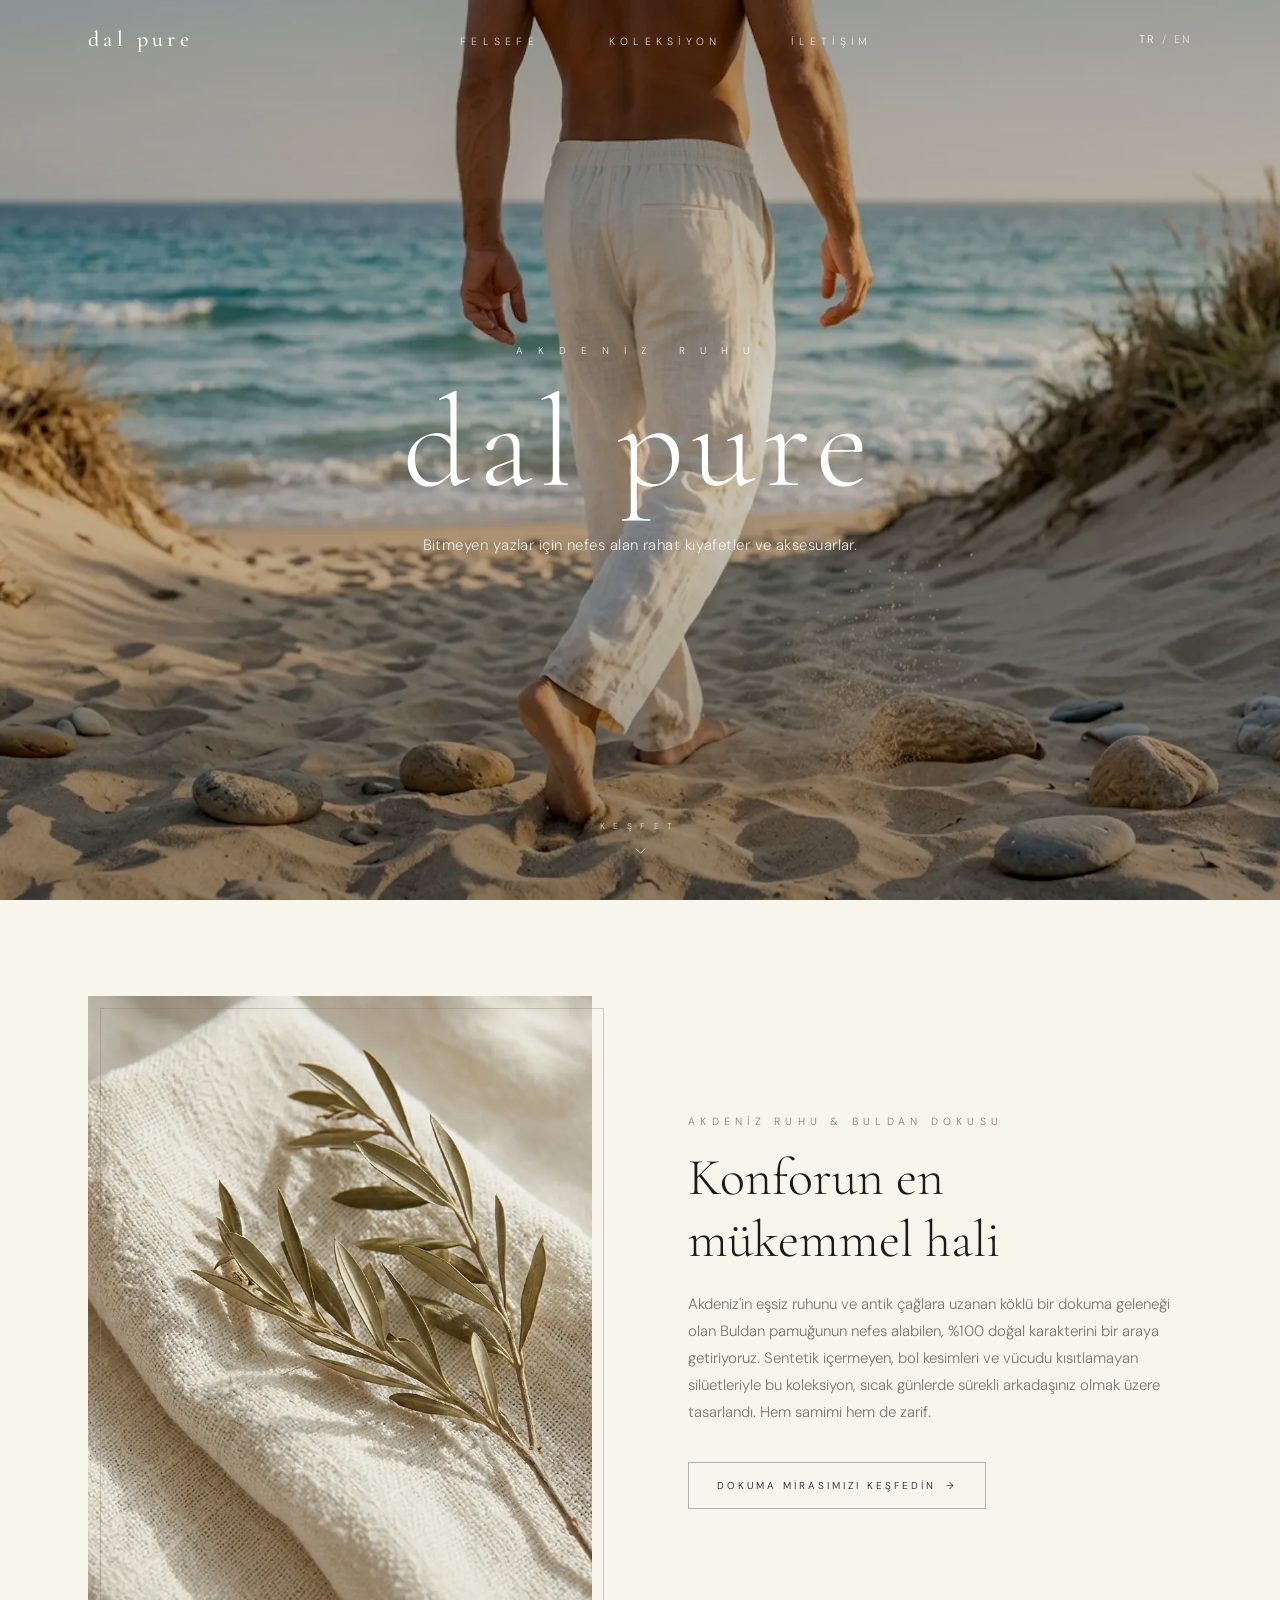
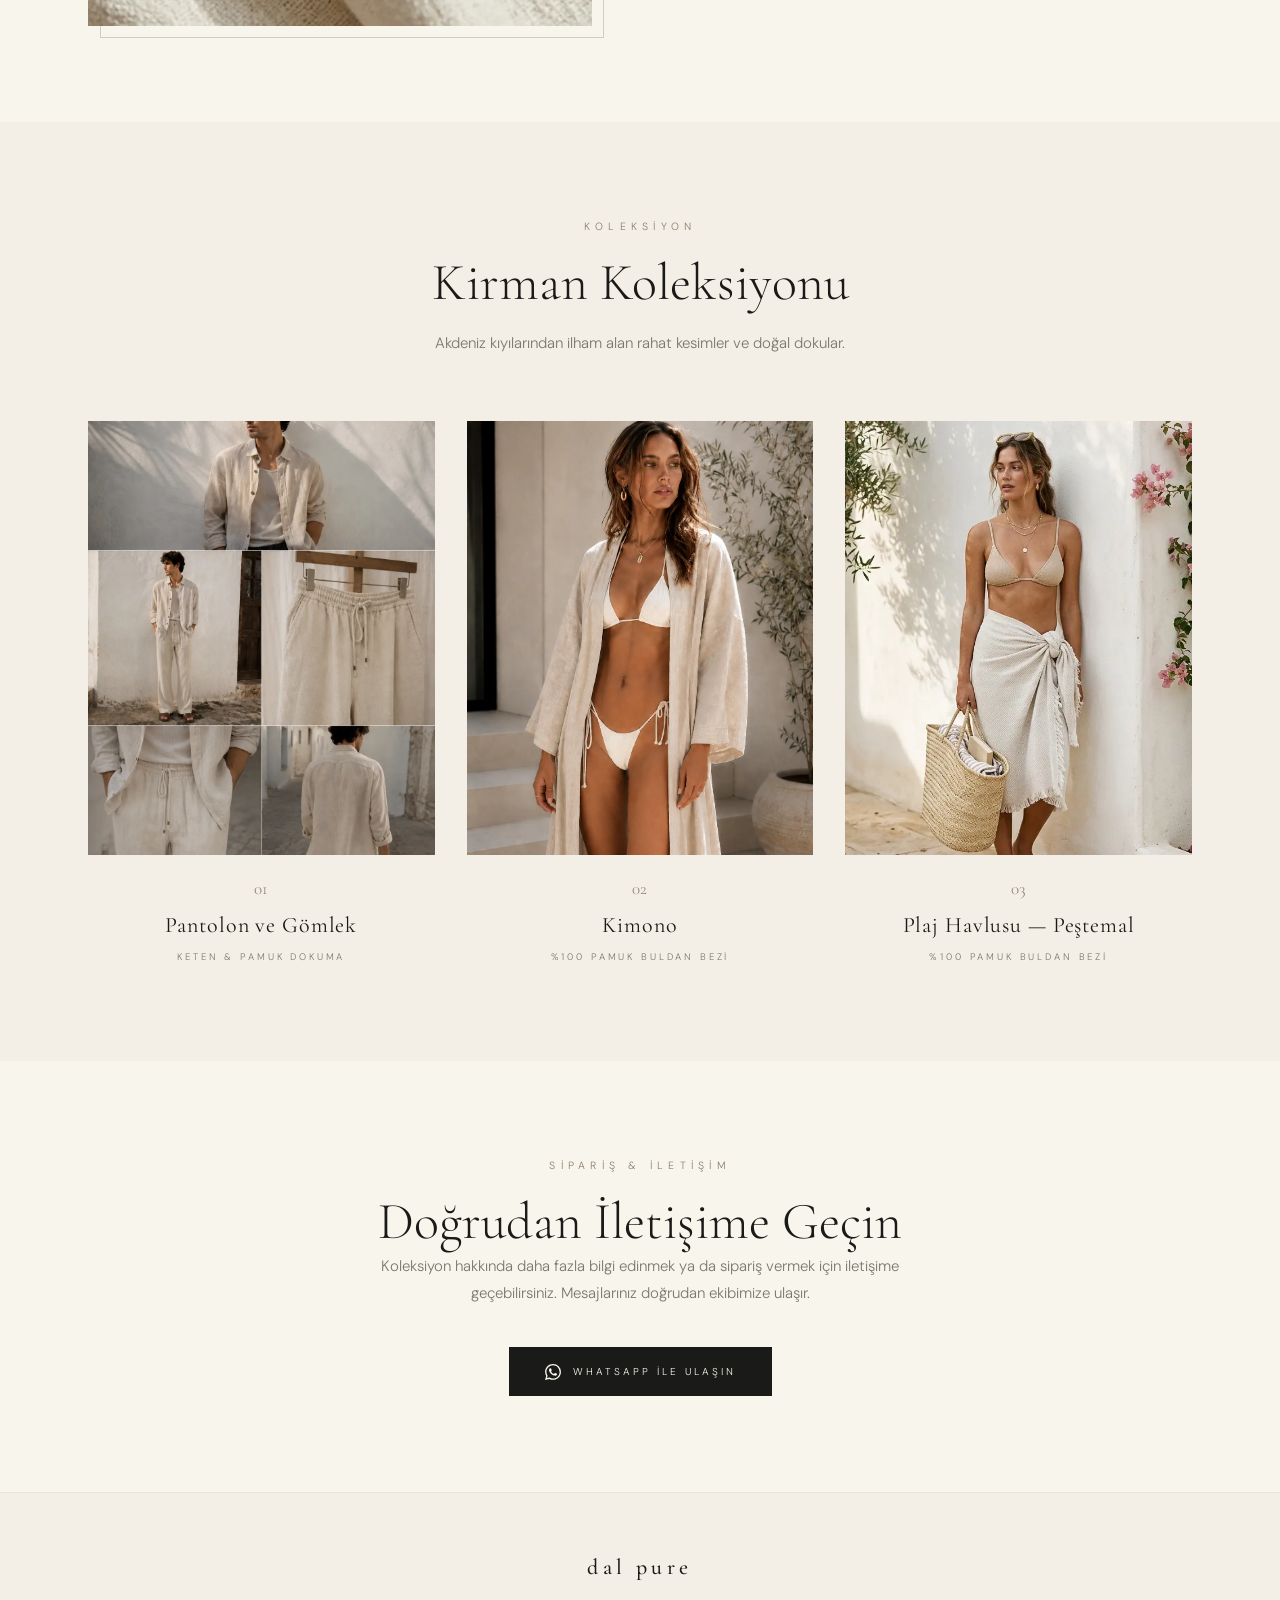
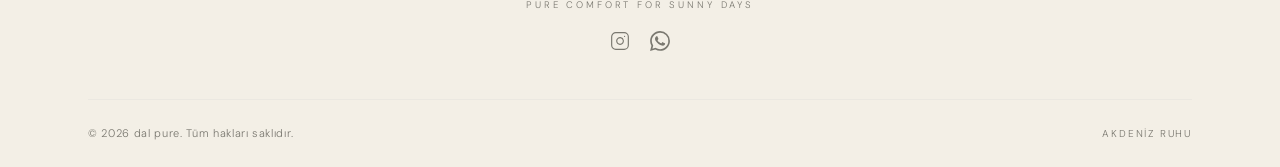
<file: index.html>
<!DOCTYPE html>
<html lang="tr">
<head>
  <meta charset="UTF-8">
  <title>Dal Pure | Akdeniz Ruhu ve Doğal Buldan Dokusu Resortwear</title>

  <meta http-equiv="X-UA-Compatible" content="IE=Edge">
  <meta name="description" content="Dal Pure ile bitmeyen yazlar için nefes alan, %100 doğal Buldan pamuğundan üretilmiş rahat resortwear kıyafetleri ve aksesuarları keşfedin.">
  <meta name="keywords" content="dal pure, resortwear, buldan bezi, müslin gömlek, plaj giyimi, doğal kumaş, peştemal, kimono, akdeniz stili">
  <meta name="viewport" content="width=device-width, initial-scale=1, maximum-scale=1">

  <link rel="canonical" href="https://dalpure.com.tr/">
  <link rel="alternate" hreflang="tr" href="https://dalpure.com.tr/">
  <link rel="alternate" hreflang="en" href="https://dalpure.com.tr/en.html">
  <link rel="alternate" hreflang="x-default" href="https://dalpure.com.tr/">

  <meta property="og:title" content="Dal Pure | Doğal Resortwear">
  <meta property="og:description" content="Bitmeyen yazlar için nefes alan, %100 doğal kıyafetler.">
  <meta property="og:image" content="https://dalpure.com.tr/images/about-image.webp">
  <meta property="og:url" content="https://dalpure.com.tr/">
  <meta property="og:type" content="website">

  <link rel="icon" type="image/png" href="images/favicon.png">

  <!-- Google tag (gtag.js) -->
  <script async src="https://www.googletagmanager.com/gtag/js?id=G-SKEV1TDKE5"></script>
  <script>
    window.dataLayer = window.dataLayer || [];
    function gtag(){dataLayer.push(arguments);}
    gtag('js', new Date());
    gtag('config', 'G-SKEV1TDKE5');
  </script>

  <!-- Google Fonts: Cormorant Garamond (serif) + DM Sans (sans) -->
  <link rel="preconnect" href="https://fonts.googleapis.com">
  <link rel="preconnect" href="https://fonts.gstatic.com" crossorigin>
  <link href="https://fonts.googleapis.com/css2?family=Cormorant+Garamond:ital,wght@0,300;0,400;0,500;1,300;1,400&family=DM+Sans:ital,opsz,wght@0,9..40,200;0,9..40,300;0,9..40,400;1,9..40,300&display=swap" rel="stylesheet">

  <style>
    /* ─── RESET & BASE ─────────────────────────────────────────── */
    *, *::before, *::after { box-sizing: border-box; margin: 0; padding: 0; }

    :root {
      --bg:         rgb(248, 245, 236);
      --fg:         #1a1a18;
      --muted:      #7a7870;
      --accent:     #8a7d6b;
      --border:     #e8e5e0;
      --secondary:  rgb(243, 239, 230);
      --white:      #ffffff;
      --serif:      'Cormorant Garamond', Georgia, serif;
      --sans:       'DM Sans', system-ui, sans-serif;
      --radius:     0;
      --ease-out:   cubic-bezier(0.22, 1, 0.36, 1);
    }

    html { scroll-behavior: smooth; }

    body {
      font-family: var(--sans);
      font-weight: 300;
      background: var(--bg);
      color: var(--fg);
      line-height: 1.7;
      -webkit-font-smoothing: antialiased;
    }

    img { display: block; max-width: 100%; }
    a { color: inherit; text-decoration: none; }

    /* ─── REVEAL ANIMATION ─────────────────────────────────────── */
    .reveal {
      opacity: 0;
      transform: translateY(22px);
      transition: opacity 0.75s var(--ease-out), transform 0.75s var(--ease-out);
    }
    .reveal.is-visible {
      opacity: 1;
      transform: none;
    }
    /* stagger delays */
    .reveal[data-delay="80"]  { transition-delay: 80ms; }
    .reveal[data-delay="160"] { transition-delay: 160ms; }
    .reveal[data-delay="240"] { transition-delay: 240ms; }
    .reveal[data-delay="120"] { transition-delay: 120ms; }
    .reveal[data-delay="360"] { transition-delay: 360ms; }
    .reveal[data-delay="480"] { transition-delay: 480ms; }

    /* ─── HEADER ────────────────────────────────────────────────── */
    #site-header {
      position: fixed;
      inset: 0 0 auto 0;
      z-index: 50;
      height: 64px;
      display: flex;
      align-items: center;
      transition: background 0.5s ease, border-color 0.5s ease, backdrop-filter 0.5s ease;
      border-bottom: 1px solid transparent;
    }
    #site-header.scrolled {
      background: rgba(247, 245, 236, 0.60);
      backdrop-filter: blur(12px);
      -webkit-backdrop-filter: blur(12px);
      border-bottom-color: rgba(232, 229, 224, 0.6);
    }
    .header-inner {
      width: 100%;
      max-width: 1152px;
      margin: 0 auto;
      padding: 0 24px;
      display: flex;
      align-items: center;
      justify-content: space-between;
    }
    .header-logo {
      font-family: var(--serif);
      font-size: 22px;
      font-weight: 500;
      letter-spacing: 0.2em;
      color: #fff;
      transition: color 0.5s ease;
    }
    #site-header.scrolled .header-logo { color: var(--fg); }

    .header-nav {
      display: flex;
      align-items: center;
      gap: 70px;
      list-style: none;
    }
    .header-nav a {
      font-size: 10.5px;
      font-weight: 300;
      letter-spacing: 0.5em;
      text-transform: uppercase;
      color: rgba(255,255,255,0.8);
      transition: color 0.3s ease;
    }
    .header-nav a:hover { color: #fff; }
    #site-header.scrolled .header-nav a { color: var(--muted); }
    #site-header.scrolled .header-nav a:hover { color: var(--fg); }

    .header-lang {
      font-size: 11px;
      font-weight: 300;
      letter-spacing: 0.18em;
      display: flex;
      align-items: center;
      gap: 6px;
    }
    .header-lang .active-lang {
      color: #fff;
      transition: color 0.5s;
    }
    #site-header.scrolled .header-lang .active-lang { color: var(--fg); }
    .header-lang span { color: rgba(255,255,255,0.5); transition: color 0.5s; }
    #site-header.scrolled .header-lang span { color: var(--muted); }
    .header-lang a {
      color: rgba(255,255,255,0.7);
      transition: color 0.3s, opacity 0.3s;
    }
    #site-header.scrolled .header-lang a { color: var(--muted); }
    .header-lang a:hover { opacity: 0.6; }

    /* Mobile menu button */
    .menu-btn {
      display: none;
      background: none;
      border: none;
      cursor: pointer;
      padding: 4px;
      flex-direction: column;
      gap: 5px;
    }
    .menu-btn span {
      display: block;
      width: 22px;
      height: 1px;
      background: #fff;
      transition: background 0.5s, transform 0.3s, opacity 0.3s;
    }
    #site-header.scrolled .menu-btn span { background: var(--fg); }
    .menu-btn.open span:nth-child(1) { transform: translateY(6px) rotate(45deg); }
    .menu-btn.open span:nth-child(2) { opacity: 0; }
    .menu-btn.open span:nth-child(3) { transform: translateY(-6px) rotate(-45deg); }

    /* Mobile drawer */
    .mobile-nav {
      display: none;
      position: fixed;
      inset: 64px 0 0 0;
      background: var(--bg);
      z-index: 49;
      padding: 40px 24px;
      flex-direction: column;
      gap: 32px;
      transform: translateX(100%);
      transition: transform 0.35s var(--ease-out);
    }
    .mobile-nav.open {
      transform: none;
    }
    .mobile-nav a {
      font-size: 13px;
      font-weight: 300;
      letter-spacing: 0.22em;
      text-transform: uppercase;
      color: var(--fg);
      padding-bottom: 12px;
      border-bottom: 1px solid var(--border);
    }
    .mobile-lang {
      display: flex;
      gap: 10px;
      font-size: 11px;
      letter-spacing: 0.18em;
      color: var(--muted);
      margin-top: auto;
    }
    .mobile-lang .active-lang { color: var(--fg); }

    /* ─── HERO ──────────────────────────────────────────────────── */
    #home {
      position: relative;
      height: 100svh;
      min-height: 640px;
      overflow: hidden;
    }
    .hero-bg {
      position: absolute;
      inset: 0;
      width: 100%;
      height: 100%;
      object-fit: cover;
      object-position: center;
    }
    .hero-scrim {
      position: absolute;
      inset: 0;
      background: linear-gradient(to bottom, rgba(0,0,0,0.30) 0%, rgba(0,0,0,0.10) 45%, rgba(0,0,0,0.38) 100%);
    }
    .hero-scrim2 {
      position: absolute;
      inset: 0;
      background: rgba(0,0,0,0.08);
    }
    .hero-content {
      position: relative;
      z-index: 10;
      height: 100%;
      display: flex;
      flex-direction: column;
      align-items: center;
      justify-content: center;
      text-align: center;
      padding: 0 24px;
      color: #fff;
    }
    .hero-eyebrow {
      font-family: var(--sans);
      font-size: 10px;
      font-weight: 300;
      letter-spacing: 1.5em;
      text-transform: uppercase;
      color: rgba(255, 255, 255, 0.85);
      animation: fadeSlideUp 0.9s var(--ease-out) 0.2s both;
    }
    .hero-title {
      font-family: var(--serif);
      font-size: clamp(64px, 12vw, 130px);
      font-weight: 300;
      line-height: 1;
      letter-spacing: 0.06em;
      margin-top: 20px;
      animation: fadeSlideUp 0.9s var(--ease-out) 0.4s both;
    }
    .hero-desc {
      margin-top: 24px;
      max-width: 445px;
      font-size: clamp(13px, 1.5vw, 15px);
      font-weight: 300;
      line-height: 1.7;
      letter-spacing: 0.03em;
      color: rgba(255,255,255,0.85);
      animation: fadeSlideUp 0.9s var(--ease-out) 0.6s both;
    }
    .hero-scroll {
      position: absolute;
      bottom: 40px;
      left: 50%;
      transform: translateX(-50%);
      display: flex;
      flex-direction: column;
      align-items: center;
      gap: 8px;
      color: rgba(255,255,255,0.75);
      transition: color 0.3s;
      animation: fadeSlideUpScroll 0.9s var(--ease-out) 0.9s both;
    }
    .hero-scroll:hover { color: #fff; }
    .hero-scroll-label {
      font-size: 8.5px;
      letter-spacing: 1em;
      text-transform: uppercase;
    }
    .hero-scroll-icon {
      width: 18px;
      height: 18px;
      animation: bounce 2s ease-in-out infinite;
    }

    @keyframes fadeSlideUp {
      from { opacity: 0; transform: translateY(20px); }
      to   { opacity: 1; transform: none; }
    }
    @keyframes fadeSlideUpScroll {
  from { opacity: 0; transform: translate(-50%, 20px); }
  to   { opacity: 1; transform: translate(-50%, 0); }
}
    @keyframes bounce {
      0%, 100% { transform: translateY(0); }
      50%       { transform: translateY(5px); }
    }

    /* ─── SECTION COMMON ────────────────────────────────────────── */
    .section-eyebrow {
      font-family: var(--sans);
      font-size: 10.5px;
      font-weight: 300;
      letter-spacing: 0.5em;
      text-transform: uppercase;
      color: var(--accent);
    }
    .section-title {
      font-family: var(--serif);
      font-size: clamp(34px, 5vw, 52px);
      font-weight: 300;
      line-height: 1.2;
      margin-top: 16px;
    }
    .section-body {
      font-size: 15px;
      font-weight: 300;
      line-height: 1.8;
      color: var(--muted);
      margin-top: 20px;
      max-width: 56ch;
    }

    /* ─── PHILOSOPHY ────────────────────────────────────────────── */
    #about {
      padding: 96px 0;
    }
    .about-inner {
      max-width: 1152px;
      margin: 0 auto;
      padding: 0 24px;
      display: grid;
      grid-template-columns: 1fr 1fr;
      gap: 96px;
      align-items: center;
    }
    .about-image-wrap {
      position: relative;
    }
    .about-image-frame {
      aspect-ratio: 4/5;
      overflow: hidden;
      width: 100%;
    }
    .about-image-frame img {
      width: 100%;
      height: 100%;
      object-fit: cover;
      display: block;
    }
    .about-frame-accent {
      position: absolute;
      bottom: -12px;
      right: -12px;
      width: 100%;
      height: 100%;
      border: 1px solid rgba(138, 125, 107, 0.35);
      pointer-events: none;
    }
    .about-text { }
    .about-btn {
      display: inline-flex;
      align-items: center;
      gap: 10px;
      margin-top: 36px;
      border: 1px solid rgba(26, 26, 24, 0.3);
      padding: 14px 28px;
      font-family: var(--sans);
      font-size: 10px;
      font-weight: 300;
      letter-spacing: 0.3em;
      text-transform: uppercase;
      color: var(--fg);
      transition: background 0.3s ease, border-color 0.3s ease, color 0.3s ease;
    }
    .about-btn:hover {
      background: var(--fg);
      border-color: var(--fg);
      color: var(--bg);
    }
    .about-btn-arrow {
      transition: transform 0.3s ease;
    }
    .about-btn:hover .about-btn-arrow {
      transform: translateX(4px);
    }

    /* ─── COLLECTION ────────────────────────────────────────────── */
    #work {
      background: var(--secondary);
      padding: 96px 0;
    }
    .collection-inner {
      max-width: 1152px;
      margin: 0 auto;
      padding: 0 24px;
    }
    .collection-header {
      text-align: center;
      max-width: 560px;
      margin: 0 auto 64px;
    }
    .collection-grid {
      display: grid;
      grid-template-columns: repeat(3, 1fr);
      gap: 32px 32px;
    }
    .product-card a {
      display: block;
    }
    .product-img-wrap {
      position: relative;
      aspect-ratio: 4/5;
      overflow: hidden;
      background: var(--border);
    }
    .product-img-wrap img {
      width: 100%;
      height: 100%;
      object-fit: cover;
      display: block;
      transition: transform 1.2s var(--ease-out);
    }
    /* Sadece img-top sınıfına sahip görseli yukarı hizalar */
.product-img-wrap img.img-top {
  object-position: top;
}
    .product-card a:hover .product-img-wrap img {
      transform: scale(1.05);
    }
    .product-overlay {
      position: absolute;
      inset: 0;
      background: rgba(26,26,24,0);
      transition: background 0.5s ease;
    }
    .product-card a:hover .product-overlay {
      background: rgba(26,26,24,0.10);
    }
    .product-inquire {
      position: absolute;
      bottom: 16px;
      left: 50%;
      transform: translateX(-50%) translateY(10px);
      white-space: nowrap;
      border: 1px solid rgba(255,255,255,0.7);
      padding: 8px 20px;
      font-size: 8.5px;
      font-weight: 300;
      letter-spacing: 0.3em;
      text-transform: uppercase;
      color: #fff;
      opacity: 0;
      transition: opacity 0.4s ease, transform 0.4s ease;
    }
    .product-card a:hover .product-inquire {
      opacity: 1;
      transform: translateX(-50%) translateY(0);
    }
    .product-info {
      margin-top: 20px;
      text-align: center;
    }
    .product-index {
      font-family: var(--serif);
      font-size: 17px;
      color: var(--accent);
    }
    .product-name {
      font-family: var(--serif);
      font-size: 22px;
      font-weight: 400;
      letter-spacing: 0.04em;
      margin-top: 4px;
    }
    .product-material {
      font-size: 9.5px;
      font-weight: 300;
      letter-spacing: 0.3em;
      text-transform: uppercase;
      color: var(--muted);
      margin-top: 4px;
    }

    /* ─── CONTACT ───────────────────────────────────────────────── */
    #contact {
      padding: 96px 0;
    }
    .contact-inner {
      max-width: 680px;
      margin: 0 auto;
      padding: 0 24px;
      text-align: center;
    }
    .contact-body { margin: 0 auto; }
    .whatsapp-btn {
      display: inline-flex;
      align-items: center;
      gap: 12px;
      margin-top: 40px;
      background: var(--fg);
      padding: 16px 36px;
      font-size: 10px;
      font-weight: 300;
      letter-spacing: 0.3em;
      text-transform: uppercase;
      color: var(--bg);
      transition: opacity 0.3s ease;
    }
    .whatsapp-btn:hover { opacity: 0.8; }
    .whatsapp-btn svg { width: 16px; height: 16px; flex-shrink: 0; }

    /* ─── FOOTER ────────────────────────────────────────────────── */
    #footer {
      border-top: 1px solid var(--border);
      background: var(--secondary);
      padding: 56px 0 24px;
    }
    .footer-inner {
      max-width: 1152px;
      margin: 0 auto;
      padding: 0 24px;
    }
    .footer-brand {
      display: flex;
      flex-direction: column;
      align-items: center;
      gap: 10px;
      text-align: center;
    }
    .footer-logo {
      font-family: var(--serif);
      font-size: 22px;
      font-weight: 500;
      letter-spacing: 0.2em;
      color: var(--fg);
    }
    .footer-tagline {
      font-size: 9.5px;
      font-weight: 300;
      letter-spacing: 0.3em;
      text-transform: uppercase;
      color: var(--muted);
    }
    .footer-social {
      display: flex;
      align-items: center;
      gap: 20px;
      margin-top: 8px;
    }
    .footer-social a {
      color: var(--muted);
      transition: color 0.3s;
    }
    .footer-social a:hover { color: var(--fg); }
    .footer-social svg { width: 20px; height: 20px; }
    .footer-bottom {
      display: flex;
      align-items: center;
      justify-content: space-between;
      margin-top: 40px;
      padding-top: 24px;
      border-top: 1px solid rgba(232,229,224,0.7);
      font-size: 11px;
      font-weight: 300;
      letter-spacing: 0.06em;
      color: var(--muted);
    }
    .footer-bottom-right {
      letter-spacing: 0.18em;
      text-transform: uppercase;
      font-size: 10px;
    }

    /* ─── UTILITIES ─────────────────────────────────────────────── */
    .text-balance { text-wrap: balance; }

    /* ─── RESPONSIVE ────────────────────────────────────────────── */
    @media (max-width: 900px) {
      .about-inner {
        grid-template-columns: 1fr;
        gap: 48px;
      }
      .about-frame-accent { display: none; }
      .about-text { order: 2; }
      .about-image-wrap { order: 1; }
      .collection-grid { grid-template-columns: 1fr 1fr; }
    }

    @media (max-width: 640px) {
      #about, #work, #contact { padding: 64px 0; }
      .collection-grid { grid-template-columns: 1fr; max-width: 400px; margin: 0 auto; }
      .collection-header { margin-bottom: 40px; }
      .header-nav { display: none; }
      .menu-btn { display: flex; }
      .mobile-nav { display: flex; }
      .footer-bottom { flex-direction: column; gap: 12px; text-align: center; }
      #site-header { height: 56px; }
    }

    @media (min-width: 768px) {
      #site-header { height: 80px; }
    }
  </style>
</head>

<body>

  <!-- ─── HEADER ─────────────────────────────────────────────── -->
  <header id="site-header">
    <div class="header-inner">
      <a href="#home" class="header-logo">dal pure</a>

      <nav>
        <ul class="header-nav">
          <li><a href="#about">Felsefe</a></li>
          <li><a href="#work">Koleksiyon</a></li>
          <li><a href="#contact">İletişim</a></li>
        </ul>
      </nav>

      <div class="header-lang">
        <span class="active-lang">TR</span>
        <span aria-hidden="true">/</span>
        <a href="en.html">EN</a>
      </div>

      <!-- Mobile toggle -->
      <button class="menu-btn" id="menuBtn" aria-label="Menüyü aç/kapat">
        <span></span><span></span><span></span>
      </button>
    </div>
  </header>

  <!-- Mobile nav drawer -->
  <nav class="mobile-nav" id="mobileNav">
    <a href="#about"    onclick="closeMobileNav()">Felsefe</a>
    <a href="#work"     onclick="closeMobileNav()">Koleksiyon</a>
    <a href="#contact"  onclick="closeMobileNav()">İletişim</a>
    <div class="mobile-lang">
      <span class="active-lang">TR</span>
      <span>/</span>
      <a href="en.html">EN</a>
    </div>
  </nav>

  <!-- ─── HERO ──────────────────────────────────────────────── -->
  <section id="home">
    <img
      src="images/home-bg.webp"
      alt="Altın ışıkta Akdeniz kıyısında yürüyen, doğal keten resortwear giyen bir adam"
      class="hero-bg"
      onerror="this.style.background='#c8bfb0';this.removeAttribute('src')"
    >
    <div class="hero-scrim"></div>
    <div class="hero-scrim2"></div>

    <div class="hero-content">
      <p class="hero-eyebrow">Akdeniz Ruhu</p>
      <h1 class="hero-title">dal pure</h1>
      <p class="hero-desc">Bitmeyen yazlar için nefes alan rahat kıyafetler ve aksesuarlar.</p>

      <a href="#about" class="hero-scroll" aria-label="Aşağı kaydır">
        <span class="hero-scroll-label">Keşfet</span>
        <svg class="hero-scroll-icon" viewBox="0 0 24 24" fill="none" stroke="currentColor" stroke-width="1.2" stroke-linecap="round" stroke-linejoin="round" aria-hidden="true">
          <polyline points="6 9 12 15 18 9"/>
        </svg>
      </a>
    </div>
  </section>

  <!-- ─── PHILOSOPHY / ABOUT ────────────────────────────────── -->
  <section id="about">
    <div class="about-inner">
      <div class="about-image-wrap reveal">
        <div class="about-image-frame">
          <img src="images/about-image.webp" alt="Üzerinde zeytin dalı olan katlanmış doğal Buldan pamuklu kumaş">
        </div>
        <div class="about-frame-accent" aria-hidden="true"></div>
      </div>

      <div class="about-text">
        <p class="section-eyebrow reveal">Akdeniz Ruhu &amp; Buldan Dokusu</p>
        <h2 class="section-title text-balance reveal" data-delay="80">Konforun en mükemmel hali</h2>
        <p class="section-body reveal" data-delay="160">
          Akdeniz'in eşsiz ruhunu ve antik çağlara uzanan köklü bir dokuma geleneği olan Buldan pamuğunun nefes alabilen, %100 doğal karakterini bir araya getiriyoruz. Sentetik içermeyen, bol kesimleri ve vücudu kısıtlamayan silüetleriyle bu koleksiyon, sıcak günlerde sürekli arkadaşınız olmak üzere tasarlandı. Hem samimi hem de zarif.
        </p>
        <div class="reveal" data-delay="240">
          <a href="heritage.html" class="about-btn">
            Dokuma Mirasımızı Keşfedin
            <span class="about-btn-arrow" aria-hidden="true">&rarr;</span>
          </a>
        </div>
      </div>
    </div>
  </section>

  <!-- ─── COLLECTION / WORK ─────────────────────────────────── -->
  <section id="work">
    <div class="collection-inner">
      <div class="collection-header">
        <p class="section-eyebrow reveal">Koleksiyon</p>
        <h2 class="section-title text-balance reveal" data-delay="80">Kirman Koleksiyonu</h2>
        <p class="section-body reveal" data-delay="160" style="margin: 16px auto 0; max-width: 46ch;">
          Akdeniz kıyılarından ilham alan rahat kesimler ve doğal dokular.
        </p>
      </div>

      <div class="collection-grid">
        <!-- Ürün 1 -->
        <div class="product-card reveal" data-delay="120">
          <a href="https://wa.me/905418734180?text=Merhaba%20dal%20pure%2C%20Pantolon%20ve%20G%C3%B6mlek%20hakk%C4%B1nda%20bilgi%20almak%20istiyorum." target="_blank" rel="noopener noreferrer">
            <div class="product-img-wrap">
              <img src="images/work-2.webp" alt="Dal Pure Müslin Pantolon ve Gömlek Takımı Bej" loading="lazy">
              <div class="product-overlay"></div>
              <span class="product-inquire">Bilgi Al</span>
            </div>
            <div class="product-info">
              <span class="product-index">01</span>
              <h3 class="product-name">Pantolon ve Gömlek</h3>
              <p class="product-material">Keten & Pamuk Dokuma</p>
            </div>
          </a>
        </div>

        <!-- Ürün 2 -->
        <div class="product-card reveal" data-delay="240">
          <a href="https://wa.me/905418734180?text=Merhaba%20dal%20pure%2C%20Kimono%20hakk%C4%B1nda%20bilgi%20almak%20istiyorum." target="_blank" rel="noopener noreferrer">
            <div class="product-img-wrap">
              <img src="images/work-3.webp" class="img-top" alt="Dal Pure Doğal Buldan Bezi Plaj Kimonosu" loading="lazy">
              <div class="product-overlay"></div>
              <span class="product-inquire">Bilgi Al</span>
            </div>
            <div class="product-info">
              <span class="product-index">02</span>
              <h3 class="product-name">Kimono</h3>
              <p class="product-material">%100 Pamuk Buldan Bezi</p>
            </div>
          </a>
        </div>

        <!-- Ürün 3 -->
        <div class="product-card reveal" data-delay="360">
          <a href="https://wa.me/905418734180?text=Merhaba%20dal%20pure%2C%20Plaj%20Havlusu%20-%20Pe%C5%9Ftemal%20hakk%C4%B1nda%20bilgi%20almak%20istiyorum." target="_blank" rel="noopener noreferrer">
            <div class="product-img-wrap">
              <img src="images/work-5.webp" alt="Dal Pure Geleneksel Peştemal ve Plaj Havlusu" loading="lazy">
              <div class="product-overlay"></div>
              <span class="product-inquire">Bilgi Al</span>
            </div>
            <div class="product-info">
              <span class="product-index">03</span>
              <h3 class="product-name">Plaj Havlusu — Peştemal</h3>
              <p class="product-material">%100 Pamuk Buldan Bezi</p>
            </div>
          </a>
        </div>
      </div>
    </div>
  </section>

  <!-- ─── CONTACT ───────────────────────────────────────────── -->
  <section id="contact">
    <div class="contact-inner">
      <p class="section-eyebrow reveal">Sipariş &amp; İletişim</p>
      <h2 class="section-title text-balance reveal" data-delay="80">Doğrudan İletişime Geçin</h2>
      <p class="section-body contact-body reveal" data-delay="160">
        Koleksiyon hakkında daha fazla bilgi edinmek ya da sipariş vermek için iletişime geçebilirsiniz. Mesajlarınız doğrudan ekibimize ulaşır.
      </p>
      <div class="reveal" data-delay="240">
        <a href="https://wa.me/905418734180" target="_blank" rel="noopener noreferrer" class="whatsapp-btn">
          <!-- WhatsApp icon -->
          <svg viewBox="0 0 24 24" fill="currentColor" aria-hidden="true">
            <path d="M17.472 14.382c-.297-.149-1.758-.867-2.03-.967-.273-.099-.471-.148-.67.15-.197.297-.767.966-.94 1.164-.173.199-.347.223-.644.075-.297-.15-1.255-.463-2.39-1.475-.883-.788-1.48-1.761-1.653-2.059-.173-.297-.018-.458.13-.606.134-.133.298-.347.446-.52.149-.174.198-.298.298-.497.099-.198.05-.371-.025-.52-.075-.149-.669-1.612-.916-2.207-.242-.579-.487-.5-.669-.51-.173-.008-.371-.01-.57-.01-.198 0-.52.074-.792.372-.272.297-1.04 1.016-1.04 2.479 0 1.462 1.065 2.875 1.213 3.074.149.198 2.096 3.2 5.077 4.487.709.306 1.262.489 1.694.625.712.227 1.36.195 1.871.118.571-.085 1.758-.719 2.006-1.413.248-.694.248-1.289.173-1.413-.074-.124-.272-.198-.57-.347m-5.421 7.403h-.004a9.87 9.87 0 01-5.031-1.378l-.361-.214-3.741.982.998-3.648-.235-.374a9.86 9.86 0 01-1.51-5.26c.001-5.45 4.436-9.884 9.888-9.884 2.64 0 5.122 1.03 6.988 2.898a9.825 9.825 0 012.893 6.994c-.003 5.45-4.437 9.884-9.885 9.884m8.413-18.297A11.815 11.815 0 0012.05 0C5.495 0 .16 5.335.157 11.892c0 2.096.547 4.142 1.588 5.945L.057 24l6.305-1.654a11.882 11.882 0 005.683 1.448h.005c6.554 0 11.890-5.335 11.893-11.893a11.821 11.821 0 00-3.48-8.413z"/>
          </svg>
          WhatsApp ile Ulaşın
        </a>
      </div>
    </div>
  </section>

  <!-- ─── FOOTER ────────────────────────────────────────────── -->
  <footer id="footer">
    <div class="footer-inner">
      <div class="footer-brand">
        <a href="#home" class="footer-logo">dal pure</a>
        <p class="footer-tagline">Pure comfort for sunny days</p>
        <div class="footer-social">
          <!-- Instagram -->
          <a href="https://instagram.com/dal.pure" target="_blank" rel="noopener noreferrer" aria-label="dal pure Instagram">
            <svg viewBox="0 0 24 24" fill="none" stroke="currentColor" stroke-width="1.4" stroke-linecap="round" stroke-linejoin="round" aria-hidden="true">
              <rect x="2" y="2" width="20" height="20" rx="5" ry="5"/>
              <path d="M16 11.37A4 4 0 1 1 12.63 8 4 4 0 0 1 16 11.37z"/>
              <line x1="17.5" y1="6.5" x2="17.51" y2="6.5"/>
            </svg>
          </a>
          <!-- WhatsApp -->
          <a href="https://wa.me/905418734180" target="_blank" rel="noopener noreferrer" aria-label="dal pure WhatsApp">
            <svg viewBox="0 0 24 24" fill="currentColor" aria-hidden="true">
              <path d="M17.472 14.382c-.297-.149-1.758-.867-2.03-.967-.273-.099-.471-.148-.67.15-.197.297-.767.966-.94 1.164-.173.199-.347.223-.644.075-.297-.15-1.255-.463-2.39-1.475-.883-.788-1.48-1.761-1.653-2.059-.173-.297-.018-.458.13-.606.134-.133.298-.347.446-.52.149-.174.198-.298.298-.497.099-.198.05-.371-.025-.52-.075-.149-.669-1.612-.916-2.207-.242-.579-.487-.5-.669-.51-.173-.008-.371-.01-.57-.01-.198 0-.52.074-.792.372-.272.297-1.04 1.016-1.04 2.479 0 1.462 1.065 2.875 1.213 3.074.149.198 2.096 3.2 5.077 4.487.709.306 1.262.489 1.694.625.712.227 1.36.195 1.871.118.571-.085 1.758-.719 2.006-1.413.248-.694.248-1.289.173-1.413-.074-.124-.272-.198-.57-.347m-5.421 7.403h-.004a9.87 9.87 0 01-5.031-1.378l-.361-.214-3.741.982.998-3.648-.235-.374a9.86 9.86 0 01-1.51-5.26c.001-5.45 4.436-9.884 9.888-9.884 2.64 0 5.122 1.03 6.988 2.898a9.825 9.825 0 012.893 6.994c-.003 5.45-4.437 9.884-9.885 9.884m8.413-18.297A11.815 11.815 0 0012.05 0C5.495 0 .16 5.335.157 11.892c0 2.096.547 4.142 1.588 5.945L.057 24l6.305-1.654a11.882 11.882 0 005.683 1.448h.005c6.554 0 11.890-5.335 11.893-11.893a11.821 11.821 0 00-3.48-8.413z"/>
            </svg>
          </a>
        </div>
      </div>

      <div class="footer-bottom">
        <p>&copy; <span id="footerYear"></span> dal pure. Tüm hakları saklıdır.</p>
        <p class="footer-bottom-right">Akdeniz Ruhu</p>
      </div>
    </div>
  </footer>

  <!-- ─── SCRIPTS ───────────────────────────────────────────── -->
  <script>
    // ── Yıl ──────────────────────────────────────────────────
    document.getElementById('footerYear').textContent = new Date().getFullYear();

    // ── Sticky header ────────────────────────────────────────
    const header = document.getElementById('site-header');
    function onScroll() {
      header.classList.toggle('scrolled', window.scrollY > 40);
    }
    onScroll();
    window.addEventListener('scroll', onScroll, { passive: true });

    // ── Mobile menu ──────────────────────────────────────────
    const menuBtn   = document.getElementById('menuBtn');
    const mobileNav = document.getElementById('mobileNav');

    menuBtn.addEventListener('click', () => {
      const open = mobileNav.classList.toggle('open');
      menuBtn.classList.toggle('open', open);
      document.body.style.overflow = open ? 'hidden' : '';
    });

    function closeMobileNav() {
      mobileNav.classList.remove('open');
      menuBtn.classList.remove('open');
      document.body.style.overflow = '';
    }

    // ── Reveal on scroll (IntersectionObserver) ──────────────
    const revealEls = document.querySelectorAll('.reveal');
    const revealObserver = new IntersectionObserver((entries) => {
      entries.forEach(entry => {
        if (entry.isIntersecting) {
          entry.target.classList.add('is-visible'); // Gecikmeyi zaten CSS hallediyor
      revealObserver.unobserve(entry.target);
    }
  });
}, { threshold: 0.12, rootMargin: '0px 0px -8% 0px' });

    revealEls.forEach(el => revealObserver.observe(el));

    // ── Smooth scroll for anchor links ───────────────────────
    document.querySelectorAll('a[href^="#"]').forEach(a => {
      a.addEventListener('click', e => {
        const id = a.getAttribute('href').slice(1);
        const target = document.getElementById(id);
        if (!target) return;
        e.preventDefault();
        target.scrollIntoView({ behavior: 'smooth', block: 'start' });
      });
    });
  </script>

</body>
</html>
</file>
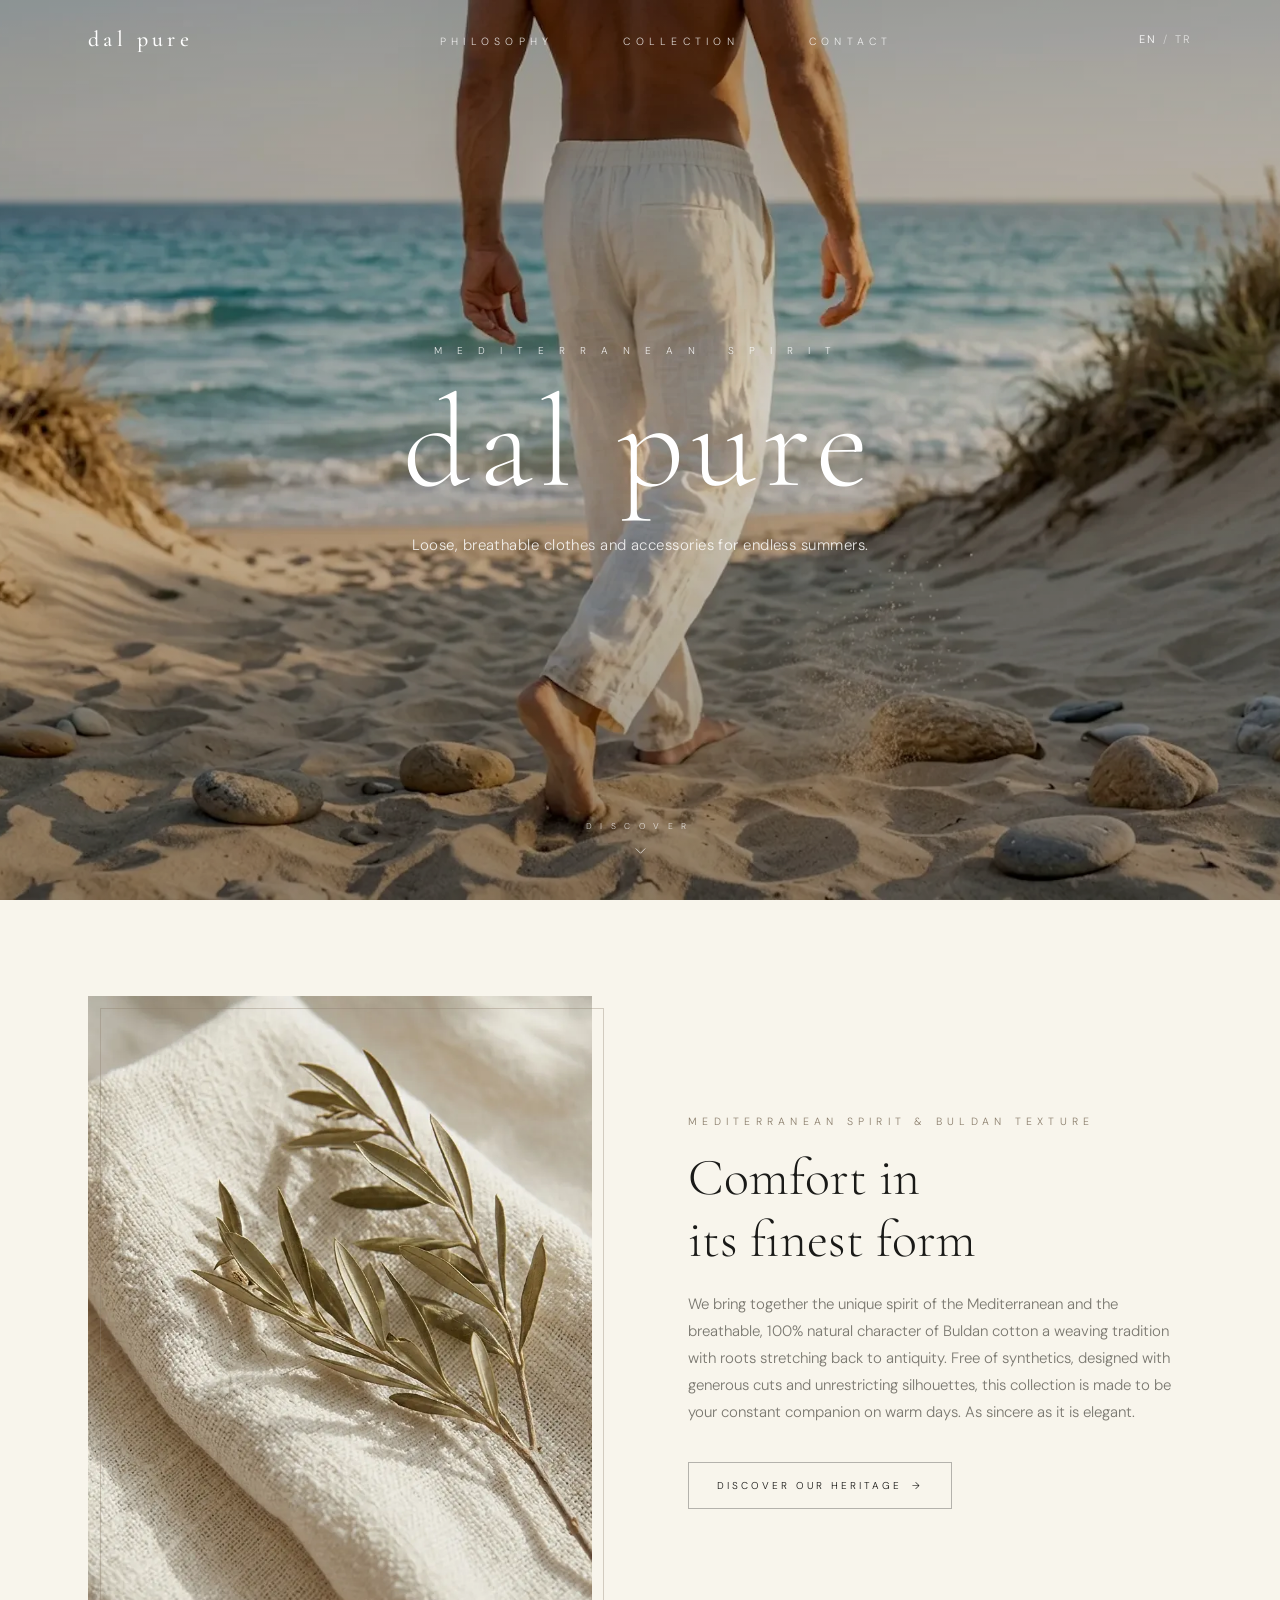
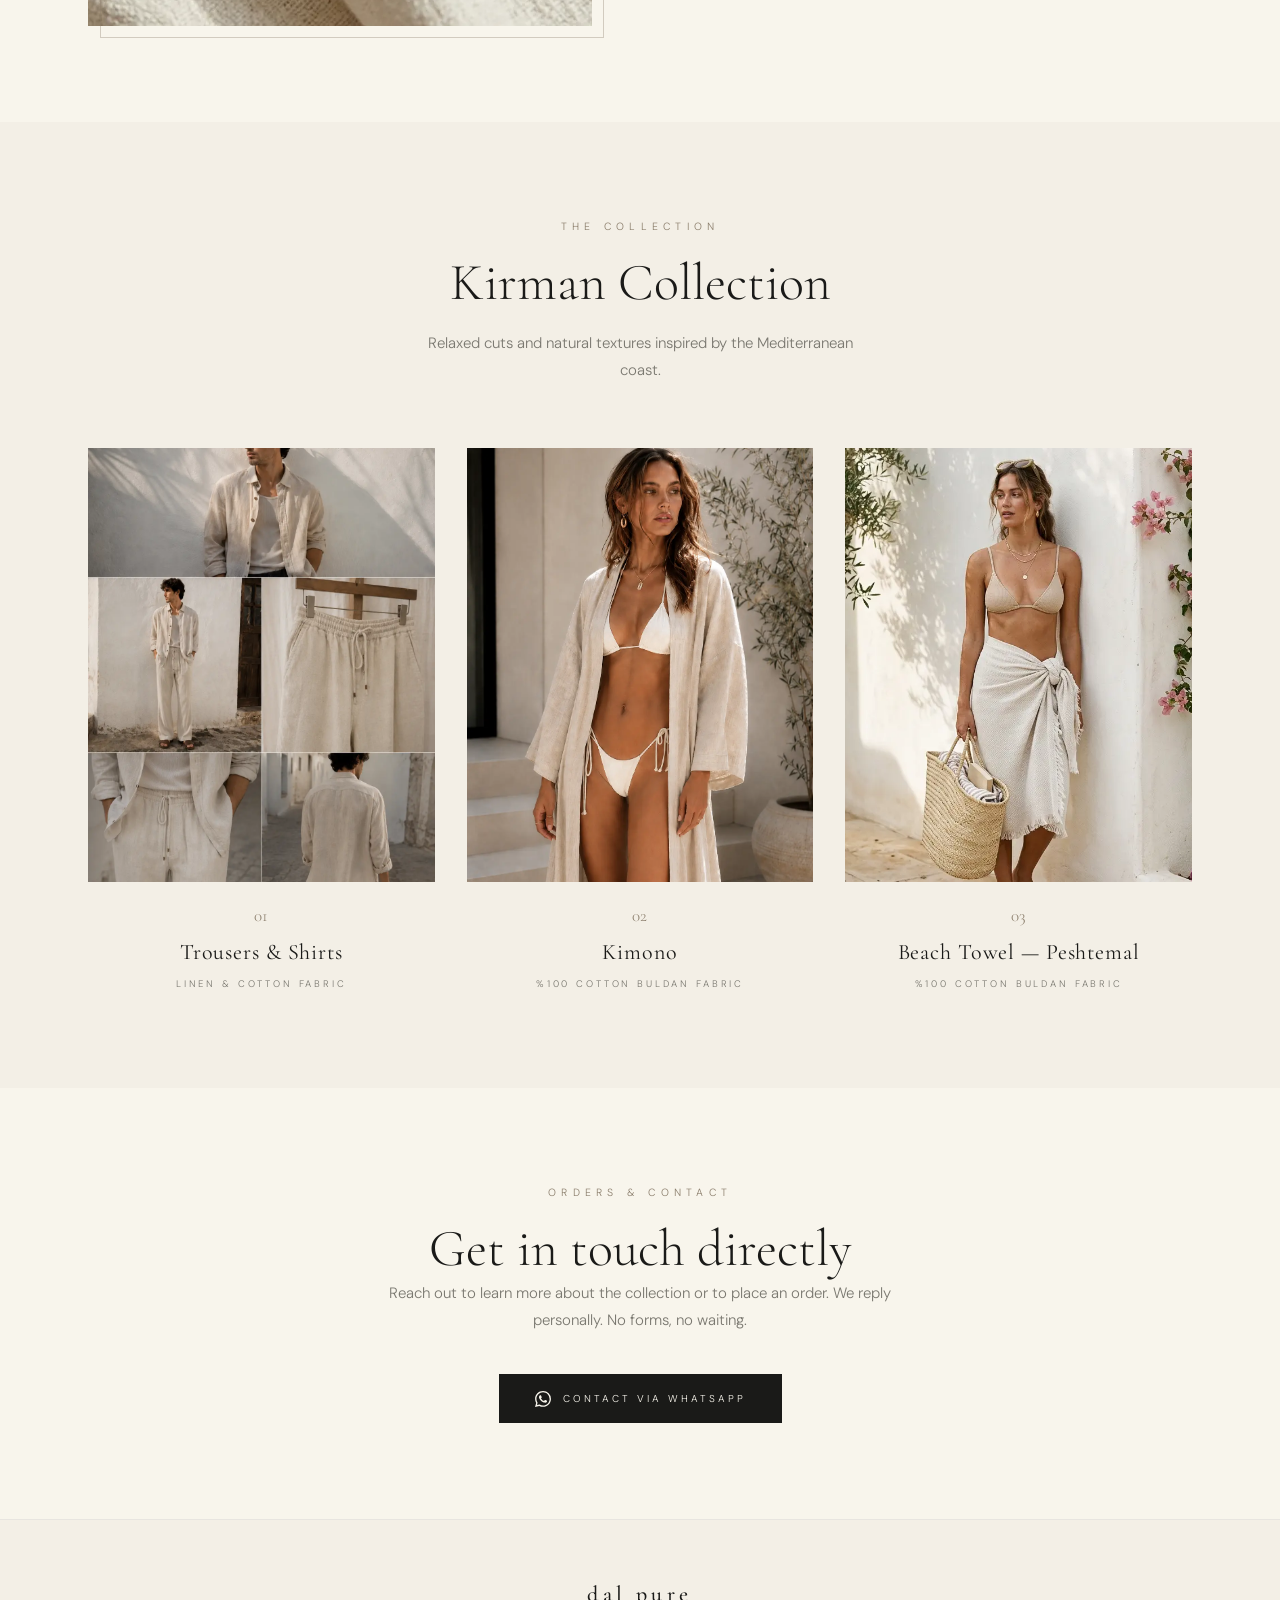
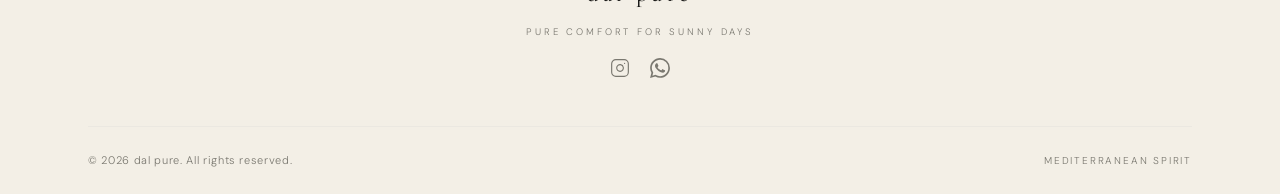
<file: en.html>
<!DOCTYPE html>
<html lang="en">
<head>
  <meta charset="UTF-8">
  <title>Dal Pure | Mediterranean Spirit & Natural Buldan Cotton Resortwear</title>

  <meta http-equiv="X-UA-Compatible" content="IE=Edge">
  <meta name="description" content="Discover Dal Pure's breathable, 100% natural Buldan cotton resortwear and accessories designed for endless summers.">
  <meta name="keywords" content="dal pure, resortwear, buldan cotton, muslin shirt, beachwear, natural fabric, peshtemal, kimono, mediterranean style">
  <meta name="viewport" content="width=device-width, initial-scale=1, maximum-scale=1">

  <link rel="canonical" href="https://dalpure.com.tr/en.html">
  <link rel="alternate" hreflang="tr" href="https://dalpure.com.tr/">
  <link rel="alternate" hreflang="en" href="https://dalpure.com.tr/en.html">
  <link rel="alternate" hreflang="x-default" href="https://dalpure.com.tr/">

  <meta property="og:title" content="Dal Pure | Natural Resortwear">
  <meta property="og:description" content="Breathable, 100% natural clothing for endless summers.">
  <meta property="og:image" content="https://dalpure.com.tr/images/about-image.webp">
  <meta property="og:url" content="https://dalpure.com.tr/en.html">
  <meta property="og:type" content="website">

  <link rel="icon" type="image/png" href="images/favicon.png">

  <!-- Google tag (gtag.js) -->
  <script async src="https://www.googletagmanager.com/gtag/js?id=G-SKEV1TDKE5"></script>
  <script>
    window.dataLayer = window.dataLayer || [];
    function gtag(){dataLayer.push(arguments);}
    gtag('js', new Date());
    gtag('config', 'G-SKEV1TDKE5');
  </script>

  <!-- Google Fonts: Cormorant Garamond (serif) + DM Sans (sans) -->
  <link rel="preconnect" href="https://fonts.googleapis.com">
  <link rel="preconnect" href="https://fonts.gstatic.com" crossorigin>
  <link href="https://fonts.googleapis.com/css2?family=Cormorant+Garamond:ital,wght@0,300;0,400;0,500;1,300;1,400&family=DM+Sans:ital,opsz,wght@0,9..40,200;0,9..40,300;0,9..40,400;1,9..40,300&display=swap" rel="stylesheet">

  <style>
    /* ─── RESET & BASE ─────────────────────────────────────────── */
    *, *::before, *::after { box-sizing: border-box; margin: 0; padding: 0; }

    :root {
      --bg:         rgb(248, 245, 236);
      --fg:         #1a1a18;
      --muted:      #7a7870;
      --accent:     #8a7d6b;
      --border:     #e8e5e0;
      --secondary:  rgb(243, 239, 230);
      --white:      #ffffff;
      --serif:      'Cormorant Garamond', Georgia, serif;
      --sans:       'DM Sans', system-ui, sans-serif;
      --radius:     0;
      --ease-out:   cubic-bezier(0.22, 1, 0.36, 1);
    }

    html { scroll-behavior: smooth; }

    body {
      font-family: var(--sans);
      font-weight: 300;
      background: var(--bg);
      color: var(--fg);
      line-height: 1.7;
      -webkit-font-smoothing: antialiased;
    }

    img { display: block; max-width: 100%; }
    a { color: inherit; text-decoration: none; }

    /* ─── REVEAL ANIMATION ─────────────────────────────────────── */
    .reveal {
      opacity: 0;
      transform: translateY(22px);
      transition: opacity 0.75s var(--ease-out), transform 0.75s var(--ease-out);
    }
    .reveal.is-visible {
      opacity: 1;
      transform: none;
    }
    /* stagger delays */
    .reveal[data-delay="80"]  { transition-delay: 80ms; }
    .reveal[data-delay="160"] { transition-delay: 160ms; }
    .reveal[data-delay="240"] { transition-delay: 240ms; }
    .reveal[data-delay="120"] { transition-delay: 120ms; }
    .reveal[data-delay="360"] { transition-delay: 360ms; }
    .reveal[data-delay="480"] { transition-delay: 480ms; }

    /* ─── HEADER ────────────────────────────────────────────────── */
    #site-header {
      position: fixed;
      inset: 0 0 auto 0;
      z-index: 50;
      height: 64px;
      display: flex;
      align-items: center;
      transition: background 0.5s ease, border-color 0.5s ease, backdrop-filter 0.5s ease;
      border-bottom: 1px solid transparent;
    }
    #site-header.scrolled {
      background: rgba(247, 245, 236, 0.60);
      backdrop-filter: blur(12px);
      -webkit-backdrop-filter: blur(12px);
      border-bottom-color: rgba(232, 229, 224, 0.6);
    }
    .header-inner {
      width: 100%;
      max-width: 1152px;
      margin: 0 auto;
      padding: 0 24px;
      display: flex;
      align-items: center;
      justify-content: space-between;
    }
    .header-logo {
      font-family: var(--serif);
      font-size: 22px;
      font-weight: 500;
      letter-spacing: 0.2em;
      color: #fff;
      transition: color 0.5s ease;
    }
    #site-header.scrolled .header-logo { color: var(--fg); }

    .header-nav {
      display: flex;
      align-items: center;
      gap: 70px;
      list-style: none;
    }
    .header-nav a {
      font-size: 10.5px;
      font-weight: 300;
      letter-spacing: 0.5em;
      text-transform: uppercase;
      color: rgba(255,255,255,0.8);
      transition: color 0.3s ease;
    }
    .header-nav a:hover { color: #fff; }
    #site-header.scrolled .header-nav a { color: var(--muted); }
    #site-header.scrolled .header-nav a:hover { color: var(--fg); }

    .header-lang {
      font-size: 11px;
      font-weight: 300;
      letter-spacing: 0.18em;
      display: flex;
      align-items: center;
      gap: 6px;
    }
    .header-lang .active-lang {
      color: #fff;
      transition: color 0.5s;
    }
    #site-header.scrolled .header-lang .active-lang { color: var(--fg); }
    .header-lang span { color: rgba(255,255,255,0.5); transition: color 0.5s; }
    #site-header.scrolled .header-lang span { color: var(--muted); }
    .header-lang a {
      color: rgba(255,255,255,0.7);
      transition: color 0.3s, opacity 0.3s;
    }
    #site-header.scrolled .header-lang a { color: var(--muted); }
    .header-lang a:hover { opacity: 0.6; }

    /* Mobile menu button */
    .menu-btn {
      display: none;
      background: none;
      border: none;
      cursor: pointer;
      padding: 4px;
      flex-direction: column;
      gap: 5px;
    }
    .menu-btn span {
      display: block;
      width: 22px;
      height: 1px;
      background: #fff;
      transition: background 0.5s, transform 0.3s, opacity 0.3s;
    }
    #site-header.scrolled .menu-btn span { background: var(--fg); }
    .menu-btn.open span:nth-child(1) { transform: translateY(6px) rotate(45deg); }
    .menu-btn.open span:nth-child(2) { opacity: 0; }
    .menu-btn.open span:nth-child(3) { transform: translateY(-6px) rotate(-45deg); }

    /* Mobile drawer */
    .mobile-nav {
      display: none;
      position: fixed;
      inset: 64px 0 0 0;
      background: var(--bg);
      z-index: 49;
      padding: 40px 24px;
      flex-direction: column;
      gap: 32px;
      transform: translateX(100%);
      transition: transform 0.35s var(--ease-out);
    }
    .mobile-nav.open {
      transform: none;
    }
    .mobile-nav a {
      font-size: 13px;
      font-weight: 300;
      letter-spacing: 0.22em;
      text-transform: uppercase;
      color: var(--fg);
      padding-bottom: 12px;
      border-bottom: 1px solid var(--border);
    }
    .mobile-lang {
      display: flex;
      gap: 10px;
      font-size: 11px;
      letter-spacing: 0.18em;
      color: var(--muted);
      margin-top: auto;
    }
    .mobile-lang .active-lang { color: var(--fg); }

    /* ─── HERO ──────────────────────────────────────────────────── */
    #home {
      position: relative;
      height: 100svh;
      min-height: 640px;
      overflow: hidden;
    }
    .hero-bg {
      position: absolute;
      inset: 0;
      width: 100%;
      height: 100%;
      object-fit: cover;
      object-position: center;
    }
    .hero-scrim {
      position: absolute;
      inset: 0;
      background: linear-gradient(to bottom, rgba(0,0,0,0.30) 0%, rgba(0,0,0,0.10) 45%, rgba(0,0,0,0.38) 100%);
    }
    .hero-scrim2 {
      position: absolute;
      inset: 0;
      background: rgba(0,0,0,0.08);
    }
    .hero-content {
      position: relative;
      z-index: 10;
      height: 100%;
      display: flex;
      flex-direction: column;
      align-items: center;
      justify-content: center;
      text-align: center;
      padding: 0 24px;
      color: #fff;
    }
    .hero-eyebrow {
      font-family: var(--sans);
      font-size: 10px;
      font-weight: 300;
      letter-spacing: 1.5em;
      text-transform: uppercase;
      color: rgba(255, 255, 255, 0.85);
      animation: fadeSlideUp 0.9s var(--ease-out) 0.2s both;
    }
    .hero-title {
      font-family: var(--serif);
      font-size: clamp(64px, 12vw, 130px);
      font-weight: 300;
      line-height: 1;
      letter-spacing: 0.06em;
      margin-top: 20px;
      animation: fadeSlideUp 0.9s var(--ease-out) 0.4s both;
    }
    .hero-desc {
      margin-top: 24px;
      max-width: 470px;
      font-size: clamp(13px, 1.5vw, 15px);
      font-weight: 300;
      line-height: 1.7;
      letter-spacing: 0.03em;
      color: rgba(255,255,255,0.85);
      animation: fadeSlideUp 0.9s var(--ease-out) 0.6s both;
    }
    .hero-scroll {
      position: absolute;
      bottom: 40px;
      left: 50%;
      transform: translateX(-50%);
      display: flex;
      flex-direction: column;
      align-items: center;
      gap: 8px;
      color: rgba(255,255,255,0.75);
      transition: color 0.3s;
      animation: fadeSlideUpScroll 0.9s var(--ease-out) 0.9s both;
    }
    .hero-scroll:hover { color: #fff; }
    .hero-scroll-label {
      font-size: 8.5px;
      letter-spacing: 1em;
      text-transform: uppercase;
    }
    .hero-scroll-icon {
      width: 18px;
      height: 18px;
      animation: bounce 2s ease-in-out infinite;
    }

    @keyframes fadeSlideUp {
      from { opacity: 0; transform: translateY(20px); }
      to   { opacity: 1; transform: none; }
    }
    @keyframes fadeSlideUpScroll {
  from { opacity: 0; transform: translate(-50%, 20px); }
  to   { opacity: 1; transform: translate(-50%, 0); }
}
    @keyframes bounce {
      0%, 100% { transform: translateY(0); }
      50%       { transform: translateY(5px); }
    }

    /* ─── SECTION COMMON ────────────────────────────────────────── */
    .section-eyebrow {
      font-family: var(--sans);
      font-size: 10.5px;
      font-weight: 300;
      letter-spacing: 0.5em;
      text-transform: uppercase;
      color: var(--accent);
    }
    .section-title {
      font-family: var(--serif);
      font-size: clamp(34px, 5vw, 52px);
      font-weight: 300;
      line-height: 1.2;
      margin-top: 16px;
    }
    .section-body {
      font-size: 15px;
      font-weight: 300;
      line-height: 1.8;
      color: var(--muted);
      margin-top: 20px;
      max-width: 56ch;
    }

    /* ─── PHILOSOPHY ────────────────────────────────────────────── */
    #about {
      padding: 96px 0;
    }
    .about-inner {
      max-width: 1152px;
      margin: 0 auto;
      padding: 0 24px;
      display: grid;
      grid-template-columns: 1fr 1fr;
      gap: 96px;
      align-items: center;
    }
    .about-image-wrap {
      position: relative;
    }
    .about-image-frame {
      aspect-ratio: 4/5;
      overflow: hidden;
      width: 100%;
    }
    .about-image-frame img {
      width: 100%;
      height: 100%;
      object-fit: cover;
      display: block;
    }
    .about-frame-accent {
      position: absolute;
      bottom: -12px;
      right: -12px;
      width: 100%;
      height: 100%;
      border: 1px solid rgba(138, 125, 107, 0.35);
      pointer-events: none;
    }
    .about-text { }
    .about-btn {
      display: inline-flex;
      align-items: center;
      gap: 10px;
      margin-top: 36px;
      border: 1px solid rgba(26, 26, 24, 0.3);
      padding: 14px 28px;
      font-family: var(--sans);
      font-size: 10px;
      font-weight: 300;
      letter-spacing: 0.3em;
      text-transform: uppercase;
      color: var(--fg);
      transition: background 0.3s ease, border-color 0.3s ease, color 0.3s ease;
    }
    .about-btn:hover {
      background: var(--fg);
      border-color: var(--fg);
      color: var(--bg);
    }
    .about-btn-arrow {
      transition: transform 0.3s ease;
    }
    .about-btn:hover .about-btn-arrow {
      transform: translateX(4px);
    }

    /* ─── COLLECTION ────────────────────────────────────────────── */
    #work {
      background: var(--secondary);
      padding: 96px 0;
    }
    .collection-inner {
      max-width: 1152px;
      margin: 0 auto;
      padding: 0 24px;
    }
    .collection-header {
      text-align: center;
      max-width: 560px;
      margin: 0 auto 64px;
    }
    .collection-grid {
      display: grid;
      grid-template-columns: repeat(3, 1fr);
      gap: 32px 32px;
    }
    .product-card a {
      display: block;
    }
    .product-img-wrap {
      position: relative;
      aspect-ratio: 4/5;
      overflow: hidden;
      background: var(--border);
    }
    .product-img-wrap img {
      width: 100%;
      height: 100%;
      object-fit: cover;
      display: block;
      transition: transform 1.2s var(--ease-out);
    }
     /* Only aligns images with the img-top class to the top. */
.product-img-wrap img.img-top {
  object-position: top;
}
    .product-card a:hover .product-img-wrap img {
      transform: scale(1.05);
    }
    .product-overlay {
      position: absolute;
      inset: 0;
      background: rgba(26,26,24,0);
      transition: background 0.5s ease;
    }
    .product-card a:hover .product-overlay {
      background: rgba(26,26,24,0.10);
    }
    .product-inquire {
      position: absolute;
      bottom: 16px;
      left: 50%;
      transform: translateX(-50%) translateY(10px);
      white-space: nowrap;
      border: 1px solid rgba(255,255,255,0.7);
      padding: 8px 20px;
      font-size: 8.5px;
      font-weight: 300;
      letter-spacing: 0.3em;
      text-transform: uppercase;
      color: #fff;
      opacity: 0;
      transition: opacity 0.4s ease, transform 0.4s ease;
    }
    .product-card a:hover .product-inquire {
      opacity: 1;
      transform: translateX(-50%) translateY(0);
    }
    .product-info {
      margin-top: 20px;
      text-align: center;
    }
    .product-index {
      font-family: var(--serif);
      font-size: 17px;
      color: var(--accent);
    }
    .product-name {
      font-family: var(--serif);
      font-size: 22px;
      font-weight: 400;
      letter-spacing: 0.04em;
      margin-top: 4px;
    }
    .product-material {
      font-size: 9.5px;
      font-weight: 300;
      letter-spacing: 0.3em;
      text-transform: uppercase;
      color: var(--muted);
      margin-top: 4px;
    }

    /* ─── CONTACT ───────────────────────────────────────────────── */
    #contact {
      padding: 96px 0;
    }
    .contact-inner {
      max-width: 680px;
      margin: 0 auto;
      padding: 0 24px;
      text-align: center;
    }
    .contact-body { margin: 0 auto; }
    .whatsapp-btn {
      display: inline-flex;
      align-items: center;
      gap: 12px;
      margin-top: 40px;
      background: var(--fg);
      padding: 16px 36px;
      font-size: 10px;
      font-weight: 300;
      letter-spacing: 0.3em;
      text-transform: uppercase;
      color: var(--bg);
      transition: opacity 0.3s ease;
    }
    .whatsapp-btn:hover { opacity: 0.8; }
    .whatsapp-btn svg { width: 16px; height: 16px; flex-shrink: 0; }

    /* ─── FOOTER ────────────────────────────────────────────────── */
    #footer {
      border-top: 1px solid var(--border);
      background: var(--secondary);
      padding: 56px 0 24px;
    }
    .footer-inner {
      max-width: 1152px;
      margin: 0 auto;
      padding: 0 24px;
    }
    .footer-brand {
      display: flex;
      flex-direction: column;
      align-items: center;
      gap: 10px;
      text-align: center;
    }
    .footer-logo {
      font-family: var(--serif);
      font-size: 22px;
      font-weight: 500;
      letter-spacing: 0.2em;
      color: var(--fg);
    }
    .footer-tagline {
      font-size: 9.5px;
      font-weight: 300;
      letter-spacing: 0.3em;
      text-transform: uppercase;
      color: var(--muted);
    }
    .footer-social {
      display: flex;
      align-items: center;
      gap: 20px;
      margin-top: 8px;
    }
    .footer-social a {
      color: var(--muted);
      transition: color 0.3s;
    }
    .footer-social a:hover { color: var(--fg); }
    .footer-social svg { width: 20px; height: 20px; }
    .footer-bottom {
      display: flex;
      align-items: center;
      justify-content: space-between;
      margin-top: 40px;
      padding-top: 24px;
      border-top: 1px solid rgba(232,229,224,0.7);
      font-size: 11px;
      font-weight: 300;
      letter-spacing: 0.06em;
      color: var(--muted);
    }
    .footer-bottom-right {
      letter-spacing: 0.18em;
      text-transform: uppercase;
      font-size: 10px;
    }

    /* ─── UTILITIES ─────────────────────────────────────────────── */
    .text-balance { text-wrap: balance; }

    /* ─── RESPONSIVE ────────────────────────────────────────────── */
    @media (max-width: 900px) {
      .about-inner {
        grid-template-columns: 1fr;
        gap: 48px;
      }
      .about-frame-accent { display: none; }
      .about-text { order: 2; }
      .about-image-wrap { order: 1; }
      .collection-grid { grid-template-columns: 1fr 1fr; }
    }

    @media (max-width: 640px) {
      #about, #work, #contact { padding: 64px 0; }
      .collection-grid { grid-template-columns: 1fr; max-width: 400px; margin: 0 auto; }
      .collection-header { margin-bottom: 40px; }
      .header-nav { display: none; }
      .menu-btn { display: flex; }
      .mobile-nav { display: flex; }
      .footer-bottom { flex-direction: column; gap: 12px; text-align: center; }
      #site-header { height: 56px; }
    }

    @media (min-width: 768px) {
      #site-header { height: 80px; }
    }
  </style>
</head>

<body>

  <!-- ─── HEADER ─────────────────────────────────────────────── -->
  <header id="site-header">
    <div class="header-inner">
      <a href="#home" class="header-logo">dal pure</a>

      <nav>
        <ul class="header-nav">
          <li><a href="#about">Philosophy</a></li>
          <li><a href="#work">Collection</a></li>
          <li><a href="#contact">Contact</a></li>
        </ul>
      </nav>

      <div class="header-lang">
        <span class="active-lang">EN</span>
        <span aria-hidden="true">/</span>
        <a href="index.html">TR</a>
      </div>

      <!-- Mobile toggle -->
      <button class="menu-btn" id="menuBtn" aria-label="Menüyü aç/kapat">
        <span></span><span></span><span></span>
      </button>
    </div>
  </header>

  <!-- Mobile nav drawer -->
  <nav class="mobile-nav" id="mobileNav">
    <a href="#about"    onclick="closeMobileNav()">Philosophy</a>
    <a href="#work"     onclick="closeMobileNav()">Collection</a>
    <a href="#contact"  onclick="closeMobileNav()">Contact</a>
    <div class="mobile-lang">
      <span class="active-lang">EN</span>
      <span>/</span>
      <a href="index.html">TR</a>
    </div>
  </nav>

  <!-- ─── HERO ──────────────────────────────────────────────── -->
  <section id="home">
    <img
      src="images/home-bg.webp"
      alt="A man in natural linen resortwear walking along the Mediterranean coast in golden light."
      class="hero-bg"
      onerror="this.style.background='#c8bfb0';this.removeAttribute('src')"
    >
    <div class="hero-scrim"></div>
    <div class="hero-scrim2"></div>

    <div class="hero-content">
      <p class="hero-eyebrow">Mediterranean Spirit</p>
      <h1 class="hero-title">dal pure</h1>
      <p class="hero-desc">Loose, breathable clothes and accessories for endless summers.</p>

      <a href="#about" class="hero-scroll" aria-label="Scroll Down">
        <span class="hero-scroll-label">Discover</span>
        <svg class="hero-scroll-icon" viewBox="0 0 24 24" fill="none" stroke="currentColor" stroke-width="1.2" stroke-linecap="round" stroke-linejoin="round" aria-hidden="true">
          <polyline points="6 9 12 15 18 9"/>
        </svg>
      </a>
    </div>
  </section>

  <!-- ─── PHILOSOPHY / ABOUT ────────────────────────────────── -->
  <section id="about">
    <div class="about-inner">
      <div class="about-image-wrap reveal">
        <div class="about-image-frame">
          <img src="images/about-image.webp" alt="Folded natural Buldan cotton fabric with an olive branch on top.">
        </div>
        <div class="about-frame-accent" aria-hidden="true"></div>
      </div>

      <div class="about-text">
        <p class="section-eyebrow reveal">Mediterranean Spirit &amp; Buldan Texture</p>
        <h2 class="section-title text-balance reveal" data-delay="80">Comfort in its finest form</h2>
        <p class="section-body reveal" data-delay="160">
        We bring together the unique spirit of the Mediterranean and the breathable, 100% natural character of Buldan cotton a weaving tradition with roots stretching back to antiquity. Free of synthetics, designed with generous cuts and unrestricting silhouettes, this collection is made to be your constant companion on warm days. As sincere as it is elegant.
        </p>
        <div class="reveal" data-delay="240">
          <a href="heritage-en.html" class="about-btn">
            Discover Our Heritage
            <span class="about-btn-arrow" aria-hidden="true">&rarr;</span>
          </a>
        </div>
      </div>
    </div>
  </section>

  <!-- ─── COLLECTION / WORK ─────────────────────────────────── -->
  <section id="work">
    <div class="collection-inner">
      <div class="collection-header">
        <p class="section-eyebrow reveal">The Collection</p>
        <h2 class="section-title text-balance reveal" data-delay="80">Kirman Collection</h2>
        <p class="section-body reveal" data-delay="160" style="margin: 16px auto 0; max-width: 46ch;">
          Relaxed cuts and natural textures inspired by the Mediterranean coast.
        </p>
      </div>

      <div class="collection-grid">
        <!-- Ürün 1 -->
        <div class="product-card reveal" data-delay="120">
          <a href="https://wa.me/905418734180?text=Merhaba%20dal%20pure%2C%20Pantolon%20ve%20G%C3%B6mlek%20hakk%C4%B1nda%20bilgi%20almak%20istiyorum." target="_blank" rel="noopener noreferrer">
            <div class="product-img-wrap">
              <img src="images/work-2.webp" alt="Dal Pure Shirt and Trouser Set." loading="lazy">
              <div class="product-overlay"></div>
              <span class="product-inquire">İnquire</span>
            </div>
            <div class="product-info">
              <span class="product-index">01</span>
              <h3 class="product-name">Trousers & Shirts</h3>
              <p class="product-material">Linen & Cotton Fabric</p>
            </div>
          </a>
        </div>

        <!-- Ürün 2 -->
        <div class="product-card reveal" data-delay="240">
          <a href="https://wa.me/905418734180?text=Merhaba%20dal%20pure%2C%20Kimono%20hakk%C4%B1nda%20bilgi%20almak%20istiyorum." target="_blank" rel="noopener noreferrer">
            <div class="product-img-wrap">
              <img src="images/work-3.webp" class="img-top" alt="Dal Pure Kimono" loading="lazy">
              <div class="product-overlay"></div>
              <span class="product-inquire">İnquire</span>
            </div>
            <div class="product-info">
              <span class="product-index">02</span>
              <h3 class="product-name">Kimono</h3>
              <p class="product-material">%100 Cotton Buldan Fabric</p>
            </div>
          </a>
        </div>

        <!-- Ürün 3 -->
        <div class="product-card reveal" data-delay="360">
          <a href="https://wa.me/905418734180?text=Merhaba%20dal%20pure%2C%20Plaj%20Havlusu%20-%20Pe%C5%9Ftemal%20hakk%C4%B1nda%20bilgi%20almak%20istiyorum." target="_blank" rel="noopener noreferrer">
            <div class="product-img-wrap">
              <img src="images/work-5.webp" alt="Dal Pure Peshtemal and Beach Towel" loading="lazy">
              <div class="product-overlay"></div>
              <span class="product-inquire">İnquire</span>
            </div>
            <div class="product-info">
              <span class="product-index">03</span>
              <h3 class="product-name">Beach Towel — Peshtemal</h3>
              <p class="product-material">%100 Cotton Buldan Fabric</p>
            </div>
          </a>
        </div>
      </div>
    </div>
  </section>

  <!-- ─── CONTACT ───────────────────────────────────────────── -->
  <section id="contact">
    <div class="contact-inner">
      <p class="section-eyebrow reveal">Orders &amp; Contact</p>
      <h2 class="section-title text-balance reveal" data-delay="80">Get in touch directly</h2>
      <p class="section-body contact-body reveal" data-delay="160">
        Reach out to learn more about the collection or to place an order. We reply personally. No forms, no waiting.
      </p>
      <div class="reveal" data-delay="240">
        <a href="https://wa.me/905418734180" target="_blank" rel="noopener noreferrer" class="whatsapp-btn">
          <!-- WhatsApp icon -->
          <svg viewBox="0 0 24 24" fill="currentColor" aria-hidden="true">
            <path d="M17.472 14.382c-.297-.149-1.758-.867-2.03-.967-.273-.099-.471-.148-.67.15-.197.297-.767.966-.94 1.164-.173.199-.347.223-.644.075-.297-.15-1.255-.463-2.39-1.475-.883-.788-1.48-1.761-1.653-2.059-.173-.297-.018-.458.13-.606.134-.133.298-.347.446-.52.149-.174.198-.298.298-.497.099-.198.05-.371-.025-.52-.075-.149-.669-1.612-.916-2.207-.242-.579-.487-.5-.669-.51-.173-.008-.371-.01-.57-.01-.198 0-.52.074-.792.372-.272.297-1.04 1.016-1.04 2.479 0 1.462 1.065 2.875 1.213 3.074.149.198 2.096 3.2 5.077 4.487.709.306 1.262.489 1.694.625.712.227 1.36.195 1.871.118.571-.085 1.758-.719 2.006-1.413.248-.694.248-1.289.173-1.413-.074-.124-.272-.198-.57-.347m-5.421 7.403h-.004a9.87 9.87 0 01-5.031-1.378l-.361-.214-3.741.982.998-3.648-.235-.374a9.86 9.86 0 01-1.51-5.26c.001-5.45 4.436-9.884 9.888-9.884 2.64 0 5.122 1.03 6.988 2.898a9.825 9.825 0 012.893 6.994c-.003 5.45-4.437 9.884-9.885 9.884m8.413-18.297A11.815 11.815 0 0012.05 0C5.495 0 .16 5.335.157 11.892c0 2.096.547 4.142 1.588 5.945L.057 24l6.305-1.654a11.882 11.882 0 005.683 1.448h.005c6.554 0 11.890-5.335 11.893-11.893a11.821 11.821 0 00-3.48-8.413z"/>
          </svg>
          Contact Via WhatsApp
        </a>
      </div>
    </div>
  </section>

  <!-- ─── FOOTER ────────────────────────────────────────────── -->
  <footer id="footer">
    <div class="footer-inner">
      <div class="footer-brand">
        <a href="#home" class="footer-logo">dal pure</a>
        <p class="footer-tagline">Pure comfort for sunny days</p>
        <div class="footer-social">
          <!-- Instagram -->
          <a href="https://instagram.com/dal.pure" target="_blank" rel="noopener noreferrer" aria-label="dal pure Instagram">
            <svg viewBox="0 0 24 24" fill="none" stroke="currentColor" stroke-width="1.4" stroke-linecap="round" stroke-linejoin="round" aria-hidden="true">
              <rect x="2" y="2" width="20" height="20" rx="5" ry="5"/>
              <path d="M16 11.37A4 4 0 1 1 12.63 8 4 4 0 0 1 16 11.37z"/>
              <line x1="17.5" y1="6.5" x2="17.51" y2="6.5"/>
            </svg>
          </a>
          <!-- WhatsApp -->
          <a href="https://wa.me/905418734180" target="_blank" rel="noopener noreferrer" aria-label="dal pure WhatsApp">
            <svg viewBox="0 0 24 24" fill="currentColor" aria-hidden="true">
              <path d="M17.472 14.382c-.297-.149-1.758-.867-2.03-.967-.273-.099-.471-.148-.67.15-.197.297-.767.966-.94 1.164-.173.199-.347.223-.644.075-.297-.15-1.255-.463-2.39-1.475-.883-.788-1.48-1.761-1.653-2.059-.173-.297-.018-.458.13-.606.134-.133.298-.347.446-.52.149-.174.198-.298.298-.497.099-.198.05-.371-.025-.52-.075-.149-.669-1.612-.916-2.207-.242-.579-.487-.5-.669-.51-.173-.008-.371-.01-.57-.01-.198 0-.52.074-.792.372-.272.297-1.04 1.016-1.04 2.479 0 1.462 1.065 2.875 1.213 3.074.149.198 2.096 3.2 5.077 4.487.709.306 1.262.489 1.694.625.712.227 1.36.195 1.871.118.571-.085 1.758-.719 2.006-1.413.248-.694.248-1.289.173-1.413-.074-.124-.272-.198-.57-.347m-5.421 7.403h-.004a9.87 9.87 0 01-5.031-1.378l-.361-.214-3.741.982.998-3.648-.235-.374a9.86 9.86 0 01-1.51-5.26c.001-5.45 4.436-9.884 9.888-9.884 2.64 0 5.122 1.03 6.988 2.898a9.825 9.825 0 012.893 6.994c-.003 5.45-4.437 9.884-9.885 9.884m8.413-18.297A11.815 11.815 0 0012.05 0C5.495 0 .16 5.335.157 11.892c0 2.096.547 4.142 1.588 5.945L.057 24l6.305-1.654a11.882 11.882 0 005.683 1.448h.005c6.554 0 11.890-5.335 11.893-11.893a11.821 11.821 0 00-3.48-8.413z"/>
            </svg>
          </a>
        </div>
      </div>

      <div class="footer-bottom">
        <p>&copy; <span id="footerYear"></span> dal pure. All rights reserved.</p>
        <p class="footer-bottom-right">Mediterranean Spirit</p>
      </div>
    </div>
  </footer>

  <!-- ─── SCRIPTS ───────────────────────────────────────────── -->
  <script>
    // ── Yıl ──────────────────────────────────────────────────
    document.getElementById('footerYear').textContent = new Date().getFullYear();

    // ── Sticky header ────────────────────────────────────────
    const header = document.getElementById('site-header');
    function onScroll() {
      header.classList.toggle('scrolled', window.scrollY > 40);
    }
    onScroll();
    window.addEventListener('scroll', onScroll, { passive: true });

    // ── Mobile menu ──────────────────────────────────────────
    const menuBtn   = document.getElementById('menuBtn');
    const mobileNav = document.getElementById('mobileNav');

    menuBtn.addEventListener('click', () => {
      const open = mobileNav.classList.toggle('open');
      menuBtn.classList.toggle('open', open);
      document.body.style.overflow = open ? 'hidden' : '';
    });

    function closeMobileNav() {
      mobileNav.classList.remove('open');
      menuBtn.classList.remove('open');
      document.body.style.overflow = '';
    }

    // ── Reveal on scroll (IntersectionObserver) ──────────────
    const revealEls = document.querySelectorAll('.reveal');
    const revealObserver = new IntersectionObserver((entries) => {
      entries.forEach(entry => {
        if (entry.isIntersecting) {
          entry.target.classList.add('is-visible');
      revealObserver.unobserve(entry.target);
    }
  });
}, { threshold: 0.12, rootMargin: '0px 0px -8% 0px' });

    revealEls.forEach(el => revealObserver.observe(el));

    // ── Smooth scroll for anchor links ───────────────────────
    document.querySelectorAll('a[href^="#"]').forEach(a => {
      a.addEventListener('click', e => {
        const id = a.getAttribute('href').slice(1);
        const target = document.getElementById(id);
        if (!target) return;
        e.preventDefault();
        target.scrollIntoView({ behavior: 'smooth', block: 'start' });
      });
    });
  </script>

</body>
</html>
</file>
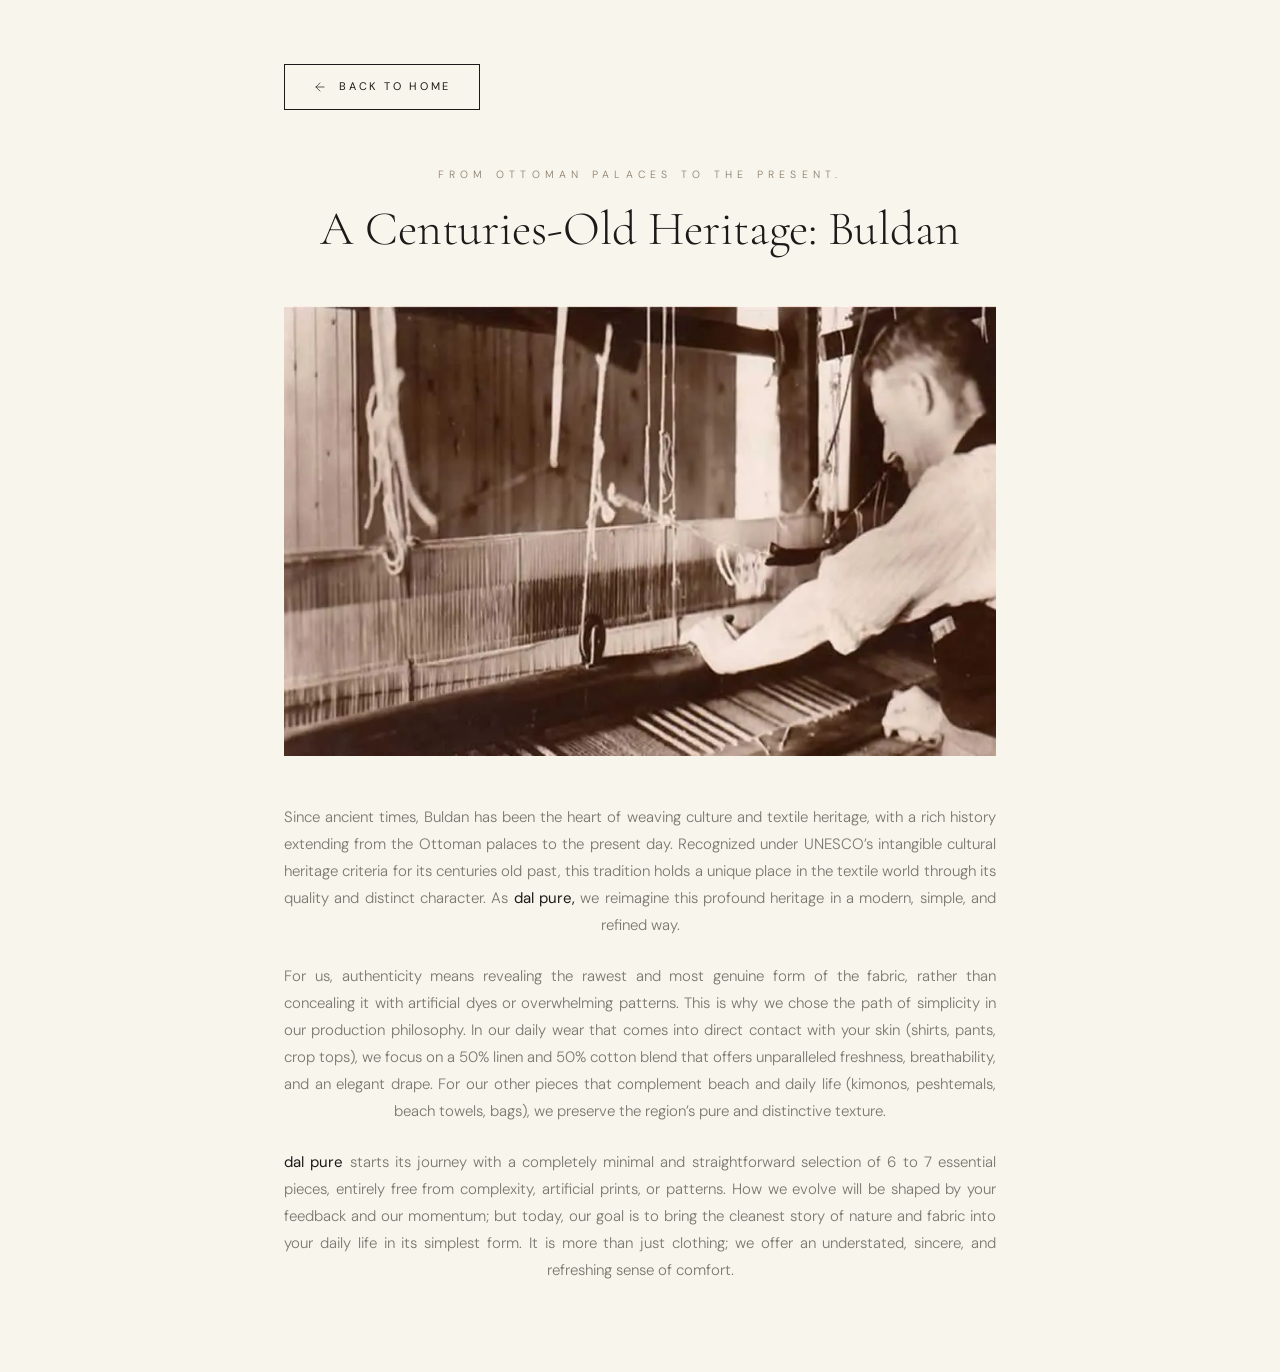
<file: heritage-en.html>
<!DOCTYPE html>
<html lang="en">
<head>
  <meta charset="UTF-8">
  <title>Dal Pure | Our Heritage</title>

  <meta http-equiv="X-UA-Compatible" content="IE=Edge">
  <meta name="description" content="The centuries-old history of Buldan weaving and Dal Pure's natural production philosophy.">
  <meta name="viewport" content="width=device-width, initial-scale=1, maximum-scale=1">

  <link rel="icon" type="image/png" href="images/favicon.png">

  <link rel="preconnect" href="https://fonts.googleapis.com">
  <link rel="preconnect" href="https://fonts.gstatic.com" crossorigin>
  <link href="https://fonts.googleapis.com/css2?family=Cormorant+Garamond:ital,wght@0,300;0,400;0,500;1,300;1,400&family=DM+Sans:ital,opsz,wght@0,9..40,200;0,9..40,300;0,9..40,400;1,9..40,300&display=swap" rel="stylesheet">

  <style>
    /* ─── RESET & BASE (Same as Home) ─────────────────────────── */
    *, *::before, *::after { box-sizing: border-box; margin: 0; padding: 0; }

    :root {
      --bg:         rgb(248, 245, 236);
      --fg:         #1a1a18;
      --muted:      #7a7870;
      --accent:     #8a7d6b;
      --border:     #e8e5e0;
      --secondary:  rgb(243, 239, 230);
      --serif:      'Cormorant Garamond', Georgia, serif;
      --sans:       'DM Sans', system-ui, sans-serif;
      --ease-out:   cubic-bezier(0.22, 1, 0.36, 1);
    }

    body {
      font-family: var(--sans);
      font-weight: 300;
      background: var(--bg);
      color: var(--fg);
      line-height: 1.8;
      -webkit-font-smoothing: antialiased;
    }

    img { display: block; max-width: 100%; }
    a { color: inherit; text-decoration: none; }

    /* ─── REVEAL ANIMATION ────────────────────────────────────── */
    .reveal {
      opacity: 0;
      transform: translateY(22px);
      transition: opacity 0.75s var(--ease-out), transform 0.75s var(--ease-out);
    }
    .reveal.is-visible {
      opacity: 1;
      transform: none;
    }
    .reveal[data-delay="80"]  { transition-delay: 80ms; }
    .reveal[data-delay="160"] { transition-delay: 160ms; }
    .reveal[data-delay="240"] { transition-delay: 240ms; }

    /* ─── HERITAGE PAGE LAYOUT ────────────────────────────────── */
    .heritage-wrapper {
      max-width: 760px;
      margin: 0 auto;
      padding: 64px 24px;
    }

    .back-btn {
      display: inline-flex;
      align-items: center;
      gap: 12px;
      font-size: 11px;
      font-weight: 400;
      letter-spacing: 0.25em;
      text-transform: uppercase;
      color: var(--fg);
      border: 1px solid var(--fg);
      padding: 12px 28px;
      transition: background-color 0.4s var(--ease-out), color 0.4s var(--ease-out), border-color 0.4s var(--ease-out);
      margin-bottom: 56px;
    }
    .back-btn:hover {
      background-color: var(--fg);
      color: var(--bg);
    }
    .back-btn svg {
      width: 14px;
      height: 14px;
      transition: transform 0.4s var(--ease-out);
    }
    .back-btn:hover svg {
      transform: translateX(-4px);
    }

    .heritage-header {
      text-align: center;
      margin-bottom: 48px;
    }
    .heritage-eyebrow {
      font-family: var(--sans);
      font-size: 10.5px;
      font-weight: 300;
      letter-spacing: 0.5em;
      text-transform: uppercase;
      color: var(--accent);
      margin-bottom: 16px;
    }
    .heritage-title {
      font-family: var(--serif);
      font-size: clamp(34px, 6vw, 48px);
      font-weight: 300;
      line-height: 1.2;
      color: var(--fg);
    }

    .heritage-image {
      width: 100%;
      height: 450px;
      object-fit: cover;
      margin-bottom: 48px;
      background: var(--border); /* Placeholder background */
    }

    .heritage-content p {
      font-size: 15px;
      color: var(--muted);
      margin-bottom: 24px;
      text-align: justify;
      text-align-last: center; /* Centers the last line for elegance */
    }
    .heritage-content strong {
      font-weight: 400;
      color: var(--fg);
    }

    /* ─── RESPONSIVE ─────────────────────────────────────────── */
    @media (max-width: 768px) {
      .heritage-wrapper { padding: 40px 24px; }
      .back-btn { margin-bottom: 40px; }
      .heritage-image { height: 280px; margin-bottom: 32px; }
      .heritage-header { margin-bottom: 32px; }
      .heritage-content p { text-align: left; text-align-last: left; }
    }
  </style>
</head>

<body>

  <main class="heritage-wrapper">
    <a href="en.html" class="back-btn reveal">
      <svg viewBox="0 0 24 24" fill="none" stroke="currentColor" stroke-width="1.2" stroke-linecap="round" stroke-linejoin="round" aria-hidden="true">
        <line x1="19" y1="12" x2="5" y2="12"></line>
        <polyline points="12 19 5 12 12 5"></polyline>
      </svg>
      Back to Home
    </a>

    <header class="heritage-header reveal" data-delay="80">
      <p class="heritage-eyebrow">From Ottoman palaces to the present.</p>
      <h1 class="heritage-title">A Centuries-Old Heritage: Buldan</h1>
    </header>

    <div class="reveal" data-delay="160">
      <img src="images/dokuma tezgahı.webp" class="heritage-image" alt="Traditional Buldan Weaving Loom">
    </div>

    <article class="heritage-content">
      <p class="reveal" data-delay="240">
        Since ancient times, Buldan has been the heart of weaving culture and textile heritage, with a rich history extending from the Ottoman palaces to the present day. Recognized under UNESCO’s intangible cultural heritage criteria for its centuries old past, this tradition holds a unique place in the textile world through its quality and distinct character. As <strong>dal pure,</strong> we reimagine this profound heritage in a modern, simple, and refined way.
      </p>

      <p class="reveal" data-delay="240">
        For us, authenticity means revealing the rawest and most genuine form of the fabric, rather than concealing it with artificial dyes or overwhelming patterns. This is why we chose the path of simplicity in our production philosophy. In our daily wear that comes into direct contact with your skin (shirts, pants, crop tops), we focus on a 50% linen and 50% cotton blend that offers unparalleled freshness, breathability, and an elegant drape. For our other pieces that complement beach and daily life (kimonos, peshtemals, beach towels, bags), we preserve the region’s pure and distinctive texture.
      </p>

      <p class="reveal" data-delay="240">
        <strong>dal pure</strong> starts its journey with a completely minimal and straightforward selection of 6 to 7 essential pieces, entirely free from complexity, artificial prints, or patterns. How we evolve will be shaped by your feedback and our momentum; but today, our goal is to bring the cleanest story of nature and fabric into your daily life in its simplest form. It is more than just clothing; we offer an understated, sincere, and refreshing sense of comfort.
      </p>
    </article>
  </main>

  <script>
    const revealEls = document.querySelectorAll('.reveal');
    const revealObserver = new IntersectionObserver((entries) => {
      entries.forEach(entry => {
        if (entry.isIntersecting) {
          entry.target.classList.add('is-visible');
          revealObserver.unobserve(entry.target);
        }
      });
    }, { threshold: 0.1, rootMargin: '0px 0px -5% 0px' });

    revealEls.forEach(el => revealObserver.observe(el));
  </script>

</body>
</html>
</file>
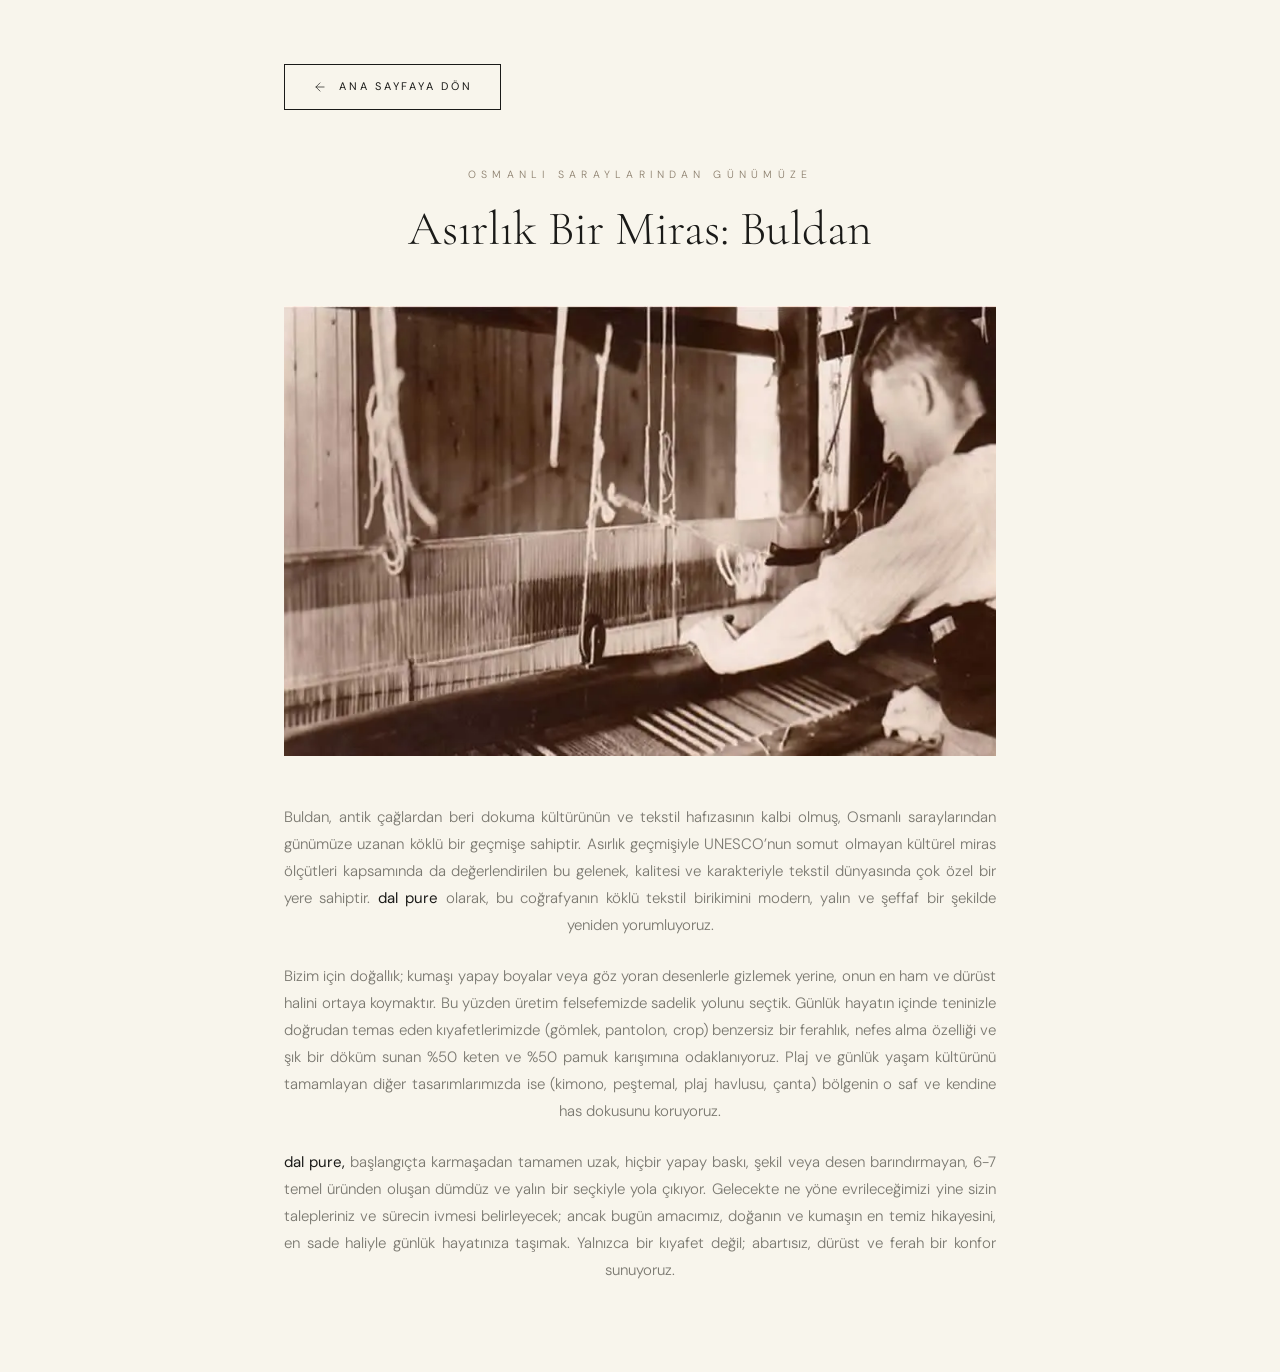
<file: heritage.html>
<!DOCTYPE html>
<html lang="tr">
<head>
  <meta charset="UTF-8">
  <title>Dal Pure | Dokuma Mirasımız</title>

  <meta http-equiv="X-UA-Compatible" content="IE=Edge">
  <meta name="description" content="Buldan dokumasının yüzyıllık tarihi ve Dal Pure'un doğal üretim felsefesi.">
  <meta name="viewport" content="width=device-width, initial-scale=1, maximum-scale=1">

  <link rel="icon" type="image/png" href="images/favicon.png">

  <link rel="preconnect" href="https://fonts.googleapis.com">
  <link rel="preconnect" href="https://fonts.gstatic.com" crossorigin>
  <link href="https://fonts.googleapis.com/css2?family=Cormorant+Garamond:ital,wght@0,300;0,400;0,500;1,300;1,400&family=DM+Sans:ital,opsz,wght@0,9..40,200;0,9..40,300;0,9..40,400;1,9..40,300&display=swap" rel="stylesheet">

  <style>
    /* ─── RESET & BASE (Ana Sayfa ile Aynı) ───────────────────── */
    *, *::before, *::after { box-sizing: border-box; margin: 0; padding: 0; }

    :root {
      --bg:         rgb(248, 245, 236);
      --fg:         #1a1a18;
      --muted:      #7a7870;
      --accent:     #8a7d6b;
      --border:     #e8e5e0;
      --secondary:  rgb(243, 239, 230);
      --serif:      'Cormorant Garamond', Georgia, serif;
      --sans:       'DM Sans', system-ui, sans-serif;
      --ease-out:   cubic-bezier(0.22, 1, 0.36, 1);
    }

    body {
      font-family: var(--sans);
      font-weight: 300;
      background: var(--bg);
      color: var(--fg);
      line-height: 1.8;
      -webkit-font-smoothing: antialiased;
    }

    img { display: block; max-width: 100%; }
    a { color: inherit; text-decoration: none; }

    /* ─── REVEAL ANIMATION (Ana Sayfa ile Aynı) ───────────────── */
    .reveal {
      opacity: 0;
      transform: translateY(22px);
      transition: opacity 0.75s var(--ease-out), transform 0.75s var(--ease-out);
    }
    .reveal.is-visible {
      opacity: 1;
      transform: none;
    }
    .reveal[data-delay="80"]  { transition-delay: 80ms; }
    .reveal[data-delay="160"] { transition-delay: 160ms; }
    .reveal[data-delay="240"] { transition-delay: 240ms; }

    /* ─── HERITAGE SAYFA TASARIMI ─────────────────────────────── */
    .heritage-wrapper {
      max-width: 760px;
      margin: 0 auto;
      padding: 64px 24px;
    }

    .back-btn {
      display: inline-flex;
      align-items: center;
      gap: 12px;
      font-size: 11px;
      font-weight: 400;
      letter-spacing: 0.25em;
      text-transform: uppercase;
      color: var(--fg);
      border: 1px solid var(--fg);
      padding: 12px 28px;
      transition: background-color 0.4s var(--ease-out), color 0.4s var(--ease-out), border-color 0.4s var(--ease-out);
      margin-bottom: 56px;
    }
    .back-btn:hover {
      background-color: var(--fg);
      color: var(--bg);
    }
    .back-btn svg {
      width: 14px;
      height: 14px;
      transition: transform 0.4s var(--ease-out);
    }
    .back-btn:hover svg {
      transform: translateX(-4px);
    }

    .heritage-header {
      text-align: center;
      margin-bottom: 48px;
    }
    .heritage-eyebrow {
      font-family: var(--sans);
      font-size: 10.5px;
      font-weight: 300;
      letter-spacing: 0.5em;
      text-transform: uppercase;
      color: var(--accent);
      margin-bottom: 16px;
    }
    .heritage-title {
      font-family: var(--serif);
      font-size: clamp(34px, 6vw, 48px);
      font-weight: 300;
      line-height: 1.2;
      color: var(--fg);
    }

    .heritage-image {
      width: 100%;
      height: 450px;
      object-fit: cover;
      margin-bottom: 48px;
      background: var(--border); /* Resim yüklenene kadar estetik durur */
    }

    .heritage-content p {
      font-size: 15px;
      color: var(--muted);
      margin-bottom: 24px;
      text-align: justify;
      text-align-last: center; /* Paragraf sonları ortalanır, şık durur */
    }
    .heritage-content strong {
      font-weight: 400;
      color: var(--fg);
    }

    /* ─── RESPONSIVE ─────────────────────────────────────────── */
    @media (max-width: 768px) {
      .heritage-wrapper { padding: 40px 24px; }
      .back-btn { margin-bottom: 40px; }
      .heritage-image { height: 280px; margin-bottom: 32px; }
      .heritage-header { margin-bottom: 32px; }
      .heritage-content p { text-align: left; text-align-last: left; }
    }
  </style>
</head>

<body>

  <main class="heritage-wrapper">
    <a href="index.html" class="back-btn reveal">
      <svg viewBox="0 0 24 24" fill="none" stroke="currentColor" stroke-width="1.2" stroke-linecap="round" stroke-linejoin="round" aria-hidden="true">
        <line x1="19" y1="12" x2="5" y2="12"></line>
        <polyline points="12 19 5 12 12 5"></polyline>
      </svg>
      Ana Sayfaya Dön
    </a>

    <header class="heritage-header reveal" data-delay="80">
      <p class="heritage-eyebrow">Osmanlı Saraylarından Günümüze</p>
      <h1 class="heritage-title">Asırlık Bir Miras: Buldan</h1>
    </header>

    <div class="reveal" data-delay="160">
      <img src="images/dokuma tezgahı.webp" class="heritage-image" alt="Buldan Dokuma Tezgahı">
    </div>

    <article class="heritage-content">
      <p class="reveal" data-delay="240">
        Buldan, antik çağlardan beri dokuma kültürünün ve tekstil hafızasının kalbi olmuş, Osmanlı saraylarından günümüze uzanan köklü bir geçmişe sahiptir. Asırlık geçmişiyle UNESCO’nun somut olmayan kültürel miras ölçütleri kapsamında da değerlendirilen bu gelenek, kalitesi ve karakteriyle tekstil dünyasında çok özel bir yere sahiptir. <strong>dal pure</strong> olarak, bu coğrafyanın köklü tekstil birikimini modern, yalın ve şeffaf bir şekilde yeniden yorumluyoruz.
      </p>

      <p class="reveal" data-delay="240">
        Bizim için doğallık; kumaşı yapay boyalar veya göz yoran desenlerle gizlemek yerine, onun en ham ve dürüst halini ortaya koymaktır. Bu yüzden üretim felsefemizde sadelik yolunu seçtik. Günlük hayatın içinde teninizle doğrudan temas eden kıyafetlerimizde (gömlek, pantolon, crop) benzersiz bir ferahlık, nefes alma özelliği ve şık bir döküm sunan %50 keten ve %50 pamuk karışımına odaklanıyoruz. Plaj ve günlük yaşam kültürünü tamamlayan diğer tasarımlarımızda ise (kimono, peştemal, plaj havlusu, çanta) bölgenin o saf ve kendine has dokusunu koruyoruz.
      </p>

      <p class="reveal" data-delay="240">
        <strong>dal pure,</strong> başlangıçta karmaşadan tamamen uzak, hiçbir yapay baskı, şekil veya desen barındırmayan, 6-7 temel üründen oluşan dümdüz ve yalın bir seçkiyle yola çıkıyor. Gelecekte ne yöne evrileceğimizi yine sizin talepleriniz ve sürecin ivmesi belirleyecek; ancak bugün amacımız, doğanın ve kumaşın en temiz hikayesini, en sade haliyle günlük hayatınıza taşımak. Yalnızca bir kıyafet değil; abartısız, dürüst ve ferah bir konfor sunuyoruz.
      </p>
    </article>
  </main>

  <script>
    const revealEls = document.querySelectorAll('.reveal');
    const revealObserver = new IntersectionObserver((entries) => {
      entries.forEach(entry => {
        if (entry.isIntersecting) {
          entry.target.classList.add('is-visible');
          revealObserver.unobserve(entry.target);
        }
      });
    }, { threshold: 0.1, rootMargin: '0px 0px -5% 0px' });

    revealEls.forEach(el => revealObserver.observe(el));
  </script>

</body>
</html>
</file>
